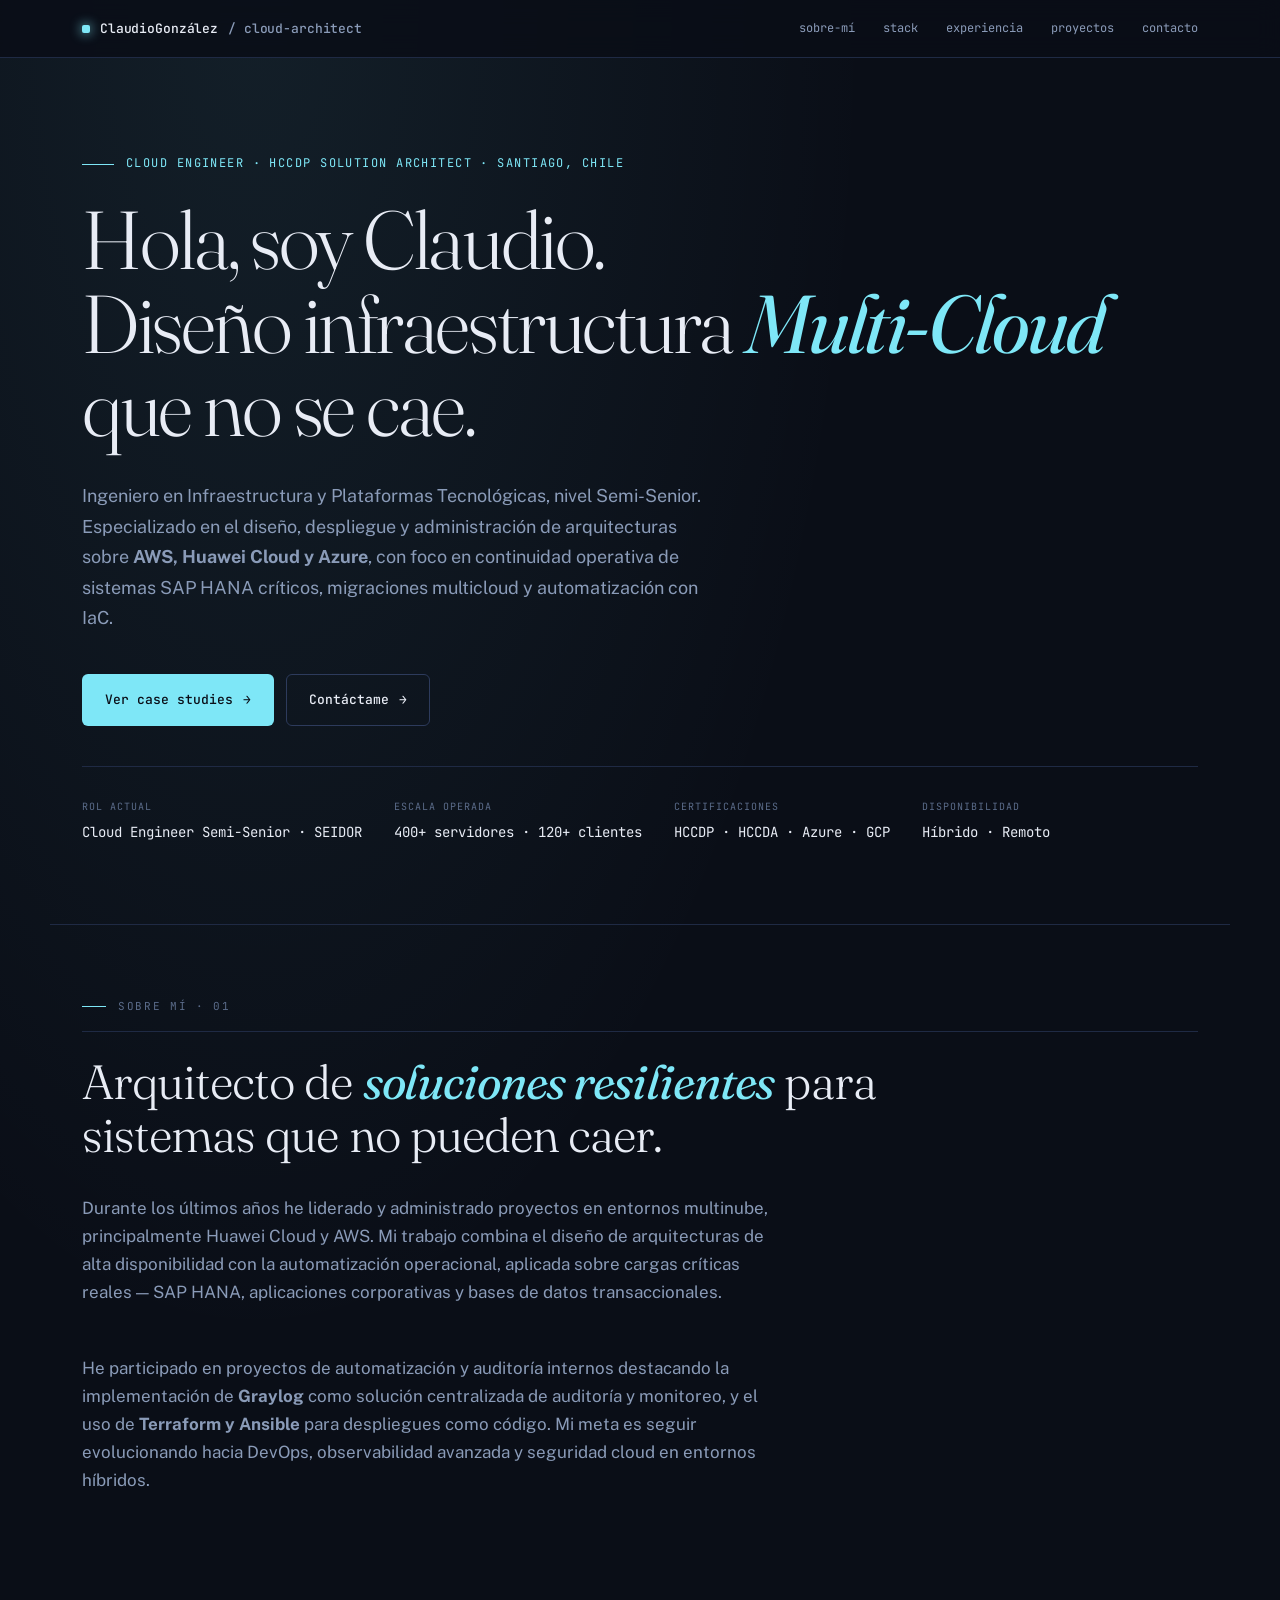
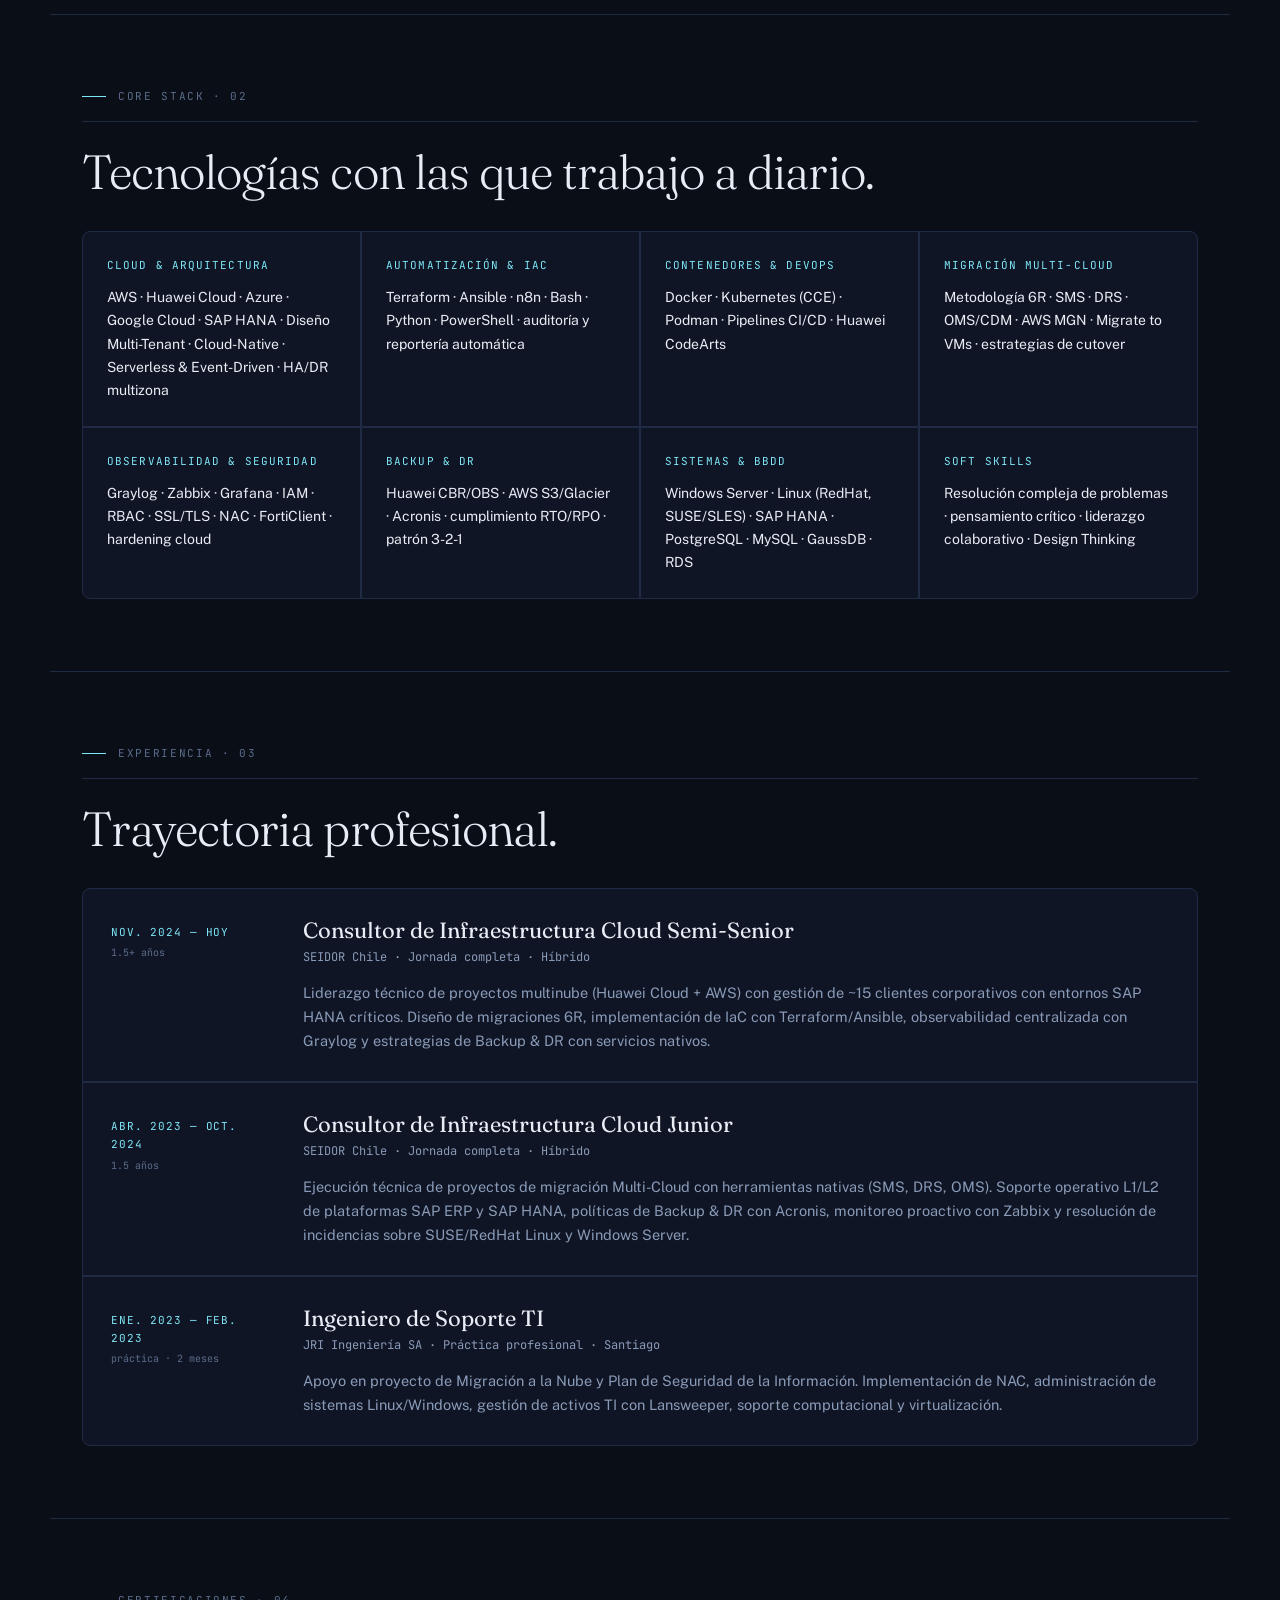
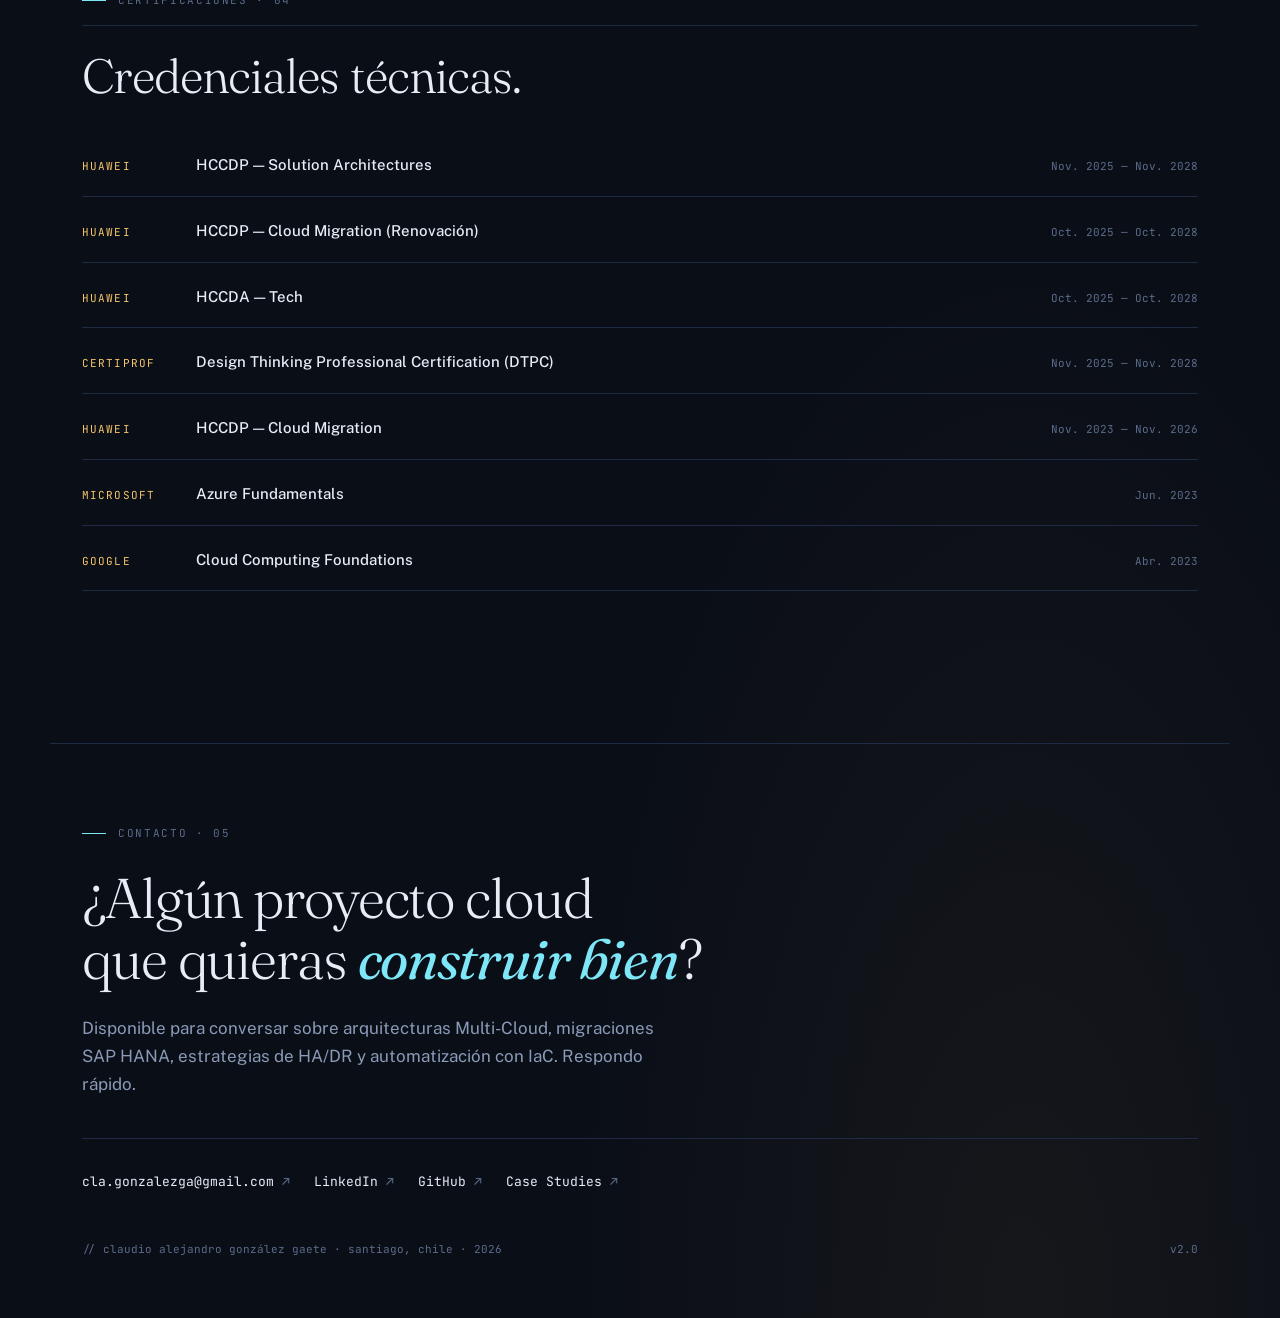
<file: portfolio/index.html>
<!DOCTYPE html>
<html lang="es">
<head>
<meta charset="UTF-8" />
<meta name="viewport" content="width=device-width, initial-scale=1.0" />
<title>Claudio González Gaete · Cloud Architect &amp; Engineer</title>
<meta name="description" content="Portafolio de Claudio González Gaete — Cloud Engineer especializado en arquitecturas Multi-Cloud (Huawei Cloud, AWS, Azure), HA/DR, migraciones SAP HANA e Infrastructure as Code." />
<meta property="og:title" content="Claudio González Gaete · Cloud Architect" />
<meta property="og:description" content="Arquitecturas Multi-Cloud resilientes, auditables y automatizadas." />
<meta property="og:type" content="website" />
<link rel="preconnect" href="https://fonts.googleapis.com">
<link rel="preconnect" href="https://fonts.gstatic.com" crossorigin>
<link href="https://fonts.googleapis.com/css2?family=Fraunces:opsz,wght@9..144,300;9..144,400;9..144,600;9..144,700&family=JetBrains+Mono:wght@400;500;700&family=Public+Sans:wght@300;400;500;600&display=swap" rel="stylesheet">
<link rel="stylesheet" href="styles.css">
</head>
<body>

<!-- ============ NAV ============ -->
<nav class="topnav">
  <div class="topnav-inner">
    <a href="/" class="brand">
      <span class="brand-dot"></span>
      ClaudioGonzález <span>/ cloud-architect</span>
    </a>
    <div class="topnav-links">
      <a href="#about">sobre-mí</a>
      <a href="#stack">stack</a>
      <a href="#experiencia">experiencia</a>
      <a href="case-studies.html">proyectos</a>
      <a href="#contacto">contacto</a>
    </div>
  </div>
</nav>

<!-- ============ HERO ============ -->
<section class="hero">
  <div class="hero-eyebrow">Cloud Engineer · HCCDP Solution Architect · Santiago, Chile</div>
  <h1 class="hero-title">
    Hola, soy Claudio.<br/>
    Diseño infraestructura <em>Multi-Cloud</em><br/>
    que no se cae.
  </h1>
  <p class="hero-desc">
    Ingeniero en Infraestructura y Plataformas Tecnológicas, nivel Semi-Senior.
    Especializado en el diseño, despliegue y administración de arquitecturas sobre
    <strong>AWS, Huawei Cloud y Azure</strong>, con foco en continuidad operativa
    de sistemas SAP HANA críticos, migraciones multicloud y automatización con IaC.
  </p>

  <div class="hero-actions">
    <a href="case-studies.html" class="btn btn-primary">Ver case studies</a>
    <a href="#contacto" class="btn btn-ghost">Contáctame</a>
  </div>

  <div class="hero-meta">
    <div class="hero-meta-item">
      <span class="hero-meta-label">Rol actual</span>
      <span class="hero-meta-value">Cloud Engineer Semi-Senior · SEIDOR</span>
    </div>
    <div class="hero-meta-item">
      <span class="hero-meta-label">Escala operada</span>
      <span class="hero-meta-value">400+ servidores · 120+ clientes</span>
    </div>
    <div class="hero-meta-item">
      <span class="hero-meta-label">Certificaciones</span>
      <span class="hero-meta-value">HCCDP · HCCDA · Azure · GCP</span>
    </div>
    <div class="hero-meta-item">
      <span class="hero-meta-label">Disponibilidad</span>
      <span class="hero-meta-value">Híbrido · Remoto</span>
    </div>
  </div>
</section>

<!-- ============ SOBRE MÍ ============ -->
<section class="section" id="about">
  <div class="section-label">Sobre mí · 01</div>
  <h2 class="section-title">Arquitecto de <em>soluciones resilientes</em> para sistemas que no pueden caer.</h2>
  <p class="section-intro">
    Durante los últimos años he liderado y administrado proyectos en entornos multinube, principalmente
    Huawei Cloud y AWS. Mi trabajo combina el diseño de arquitecturas de alta disponibilidad con la
    automatización operacional, aplicada sobre cargas críticas reales — SAP HANA, aplicaciones
    corporativas y bases de datos transaccionales.
  </p>
  <p class="section-intro">
    He participado en proyectos de automatización y auditoría internos destacando la implementación
    de <strong>Graylog</strong> como solución centralizada de auditoría y monitoreo, y el uso de
    <strong>Terraform y Ansible</strong> para despliegues como código. Mi meta es seguir evolucionando
    hacia DevOps, observabilidad avanzada y seguridad cloud en entornos híbridos.
  </p>
</section>

<!-- ============ STACK ============ -->
<section class="section" id="stack">
  <div class="section-label">Core stack · 02</div>
  <h2 class="section-title">Tecnologías con las que trabajo a diario.</h2>

  <div class="stack-grid">
    <div class="stack-cell">
      <div class="stack-cell-label">Cloud &amp; Arquitectura</div>
      <div class="stack-cell-content">AWS · Huawei Cloud · Azure · Google Cloud · SAP HANA · Diseño Multi-Tenant · Cloud-Native · Serverless &amp; Event-Driven · HA/DR multizona</div>
    </div>
    <div class="stack-cell">
      <div class="stack-cell-label">Automatización &amp; IaC</div>
      <div class="stack-cell-content">Terraform · Ansible · n8n · Bash · Python · PowerShell · auditoría y reportería automática</div>
    </div>
    <div class="stack-cell">
      <div class="stack-cell-label">Contenedores &amp; DevOps</div>
      <div class="stack-cell-content">Docker · Kubernetes (CCE) · Podman · Pipelines CI/CD · Huawei CodeArts</div>
    </div>
    <div class="stack-cell">
      <div class="stack-cell-label">Migración Multi-Cloud</div>
      <div class="stack-cell-content">Metodología 6R · SMS · DRS · OMS/CDM · AWS MGN · Migrate to VMs · estrategias de cutover</div>
    </div>
    <div class="stack-cell">
      <div class="stack-cell-label">Observabilidad &amp; Seguridad</div>
      <div class="stack-cell-content">Graylog · Zabbix · Grafana · IAM · RBAC · SSL/TLS · NAC · FortiClient · hardening cloud</div>
    </div>
    <div class="stack-cell">
      <div class="stack-cell-label">Backup &amp; DR</div>
      <div class="stack-cell-content">Huawei CBR/OBS · AWS S3/Glacier · Acronis · cumplimiento RTO/RPO · patrón 3-2-1</div>
    </div>
    <div class="stack-cell">
      <div class="stack-cell-label">Sistemas &amp; BBDD</div>
      <div class="stack-cell-content">Windows Server · Linux (RedHat, SUSE/SLES) · SAP HANA · PostgreSQL · MySQL · GaussDB · RDS</div>
    </div>
    <div class="stack-cell">
      <div class="stack-cell-label">Soft skills</div>
      <div class="stack-cell-content">Resolución compleja de problemas · pensamiento crítico · liderazgo colaborativo · Design Thinking</div>
    </div>
  </div>
</section>

<!-- ============ EXPERIENCIA ============ -->
<section class="section" id="experiencia">
  <div class="section-label">Experiencia · 03</div>
  <h2 class="section-title">Trayectoria profesional.</h2>

  <div class="exp-grid">
    <div class="exp-item">
      <div class="exp-date">
        Nov. 2024 — Hoy
        <span class="exp-date-sub">1.5+ años</span>
      </div>
      <div>
        <h3 class="exp-role">Consultor de Infraestructura Cloud Semi-Senior</h3>
        <div class="exp-company">SEIDOR Chile · Jornada completa · Híbrido</div>
        <p class="exp-desc">
          Liderazgo técnico de proyectos multinube (Huawei Cloud + AWS) con gestión de ~15
          clientes corporativos con entornos SAP HANA críticos. Diseño de migraciones 6R,
          implementación de IaC con Terraform/Ansible, observabilidad centralizada con
          Graylog y estrategias de Backup &amp; DR con servicios nativos.
        </p>
      </div>
    </div>

    <div class="exp-item">
      <div class="exp-date">
        Abr. 2023 — Oct. 2024
        <span class="exp-date-sub">1.5 años</span>
      </div>
      <div>
        <h3 class="exp-role">Consultor de Infraestructura Cloud Junior</h3>
        <div class="exp-company">SEIDOR Chile · Jornada completa · Híbrido</div>
        <p class="exp-desc">
          Ejecución técnica de proyectos de migración Multi-Cloud con herramientas nativas
          (SMS, DRS, OMS). Soporte operativo L1/L2 de plataformas SAP ERP y SAP HANA,
          políticas de Backup &amp; DR con Acronis, monitoreo proactivo con Zabbix y resolución
          de incidencias sobre SUSE/RedHat Linux y Windows Server.
        </p>
      </div>
    </div>

    <div class="exp-item">
      <div class="exp-date">
        Ene. 2023 — Feb. 2023
        <span class="exp-date-sub">práctica · 2 meses</span>
      </div>
      <div>
        <h3 class="exp-role">Ingeniero de Soporte TI</h3>
        <div class="exp-company">JRI Ingeniería SA · Práctica profesional · Santiago</div>
        <p class="exp-desc">
          Apoyo en proyecto de Migración a la Nube y Plan de Seguridad de la Información.
          Implementación de NAC, administración de sistemas Linux/Windows, gestión de
          activos TI con Lansweeper, soporte computacional y virtualización.
        </p>
      </div>
    </div>
  </div>
</section>

<!-- ============ CERTIFICACIONES ============ -->
<section class="section" id="certificaciones">
  <div class="section-label">Certificaciones · 04</div>
  <h2 class="section-title">Credenciales técnicas.</h2>

  <div class="certs">
    <div class="cert">
      <div class="cert-issuer">Huawei</div>
      <div class="cert-name">HCCDP — Solution Architectures</div>
      <div class="cert-date">Nov. 2025 — Nov. 2028</div>
    </div>
    <div class="cert">
      <div class="cert-issuer">Huawei</div>
      <div class="cert-name">HCCDP — Cloud Migration (Renovación)</div>
      <div class="cert-date">Oct. 2025 — Oct. 2028</div>
    </div>
    <div class="cert">
      <div class="cert-issuer">Huawei</div>
      <div class="cert-name">HCCDA — Tech</div>
      <div class="cert-date">Oct. 2025 — Oct. 2028</div>
    </div>
    <div class="cert">
      <div class="cert-issuer">CertiProf</div>
      <div class="cert-name">Design Thinking Professional Certification (DTPC)</div>
      <div class="cert-date">Nov. 2025 — Nov. 2028</div>
    </div>
    <div class="cert">
      <div class="cert-issuer">Huawei</div>
      <div class="cert-name">HCCDP — Cloud Migration</div>
      <div class="cert-date">Nov. 2023 — Nov. 2026</div>
    </div>
    <div class="cert">
      <div class="cert-issuer">Microsoft</div>
      <div class="cert-name">Azure Fundamentals</div>
      <div class="cert-date">Jun. 2023</div>
    </div>
    <div class="cert">
      <div class="cert-issuer">Google</div>
      <div class="cert-name">Cloud Computing Foundations</div>
      <div class="cert-date">Abr. 2023</div>
    </div>
  </div>
</section>

<!-- ============ FOOTER / CTA ============ -->
<footer class="footer" id="contacto">
  <div class="section-label" style="border-bottom:none; padding-bottom:0;">Contacto · 05</div>
  <h2 class="footer-title">
    ¿Algún proyecto cloud<br/>
    que quieras <em>construir bien</em>?
  </h2>
  <p class="footer-desc">
    Disponible para conversar sobre arquitecturas Multi-Cloud, migraciones SAP HANA,
    estrategias de HA/DR y automatización con IaC. Respondo rápido.
  </p>
  <div class="footer-links">
    <a href="mailto:cla.gonzalezga@gmail.com">cla.gonzalezga@gmail.com</a>
    <a href="https://www.linkedin.com/in/claudio-gonzález-gaete-2ab36b227" target="_blank" rel="noopener">LinkedIn</a>
    <a href="https://github.com/Claudionee" target="_blank" rel="noopener">GitHub</a>
    <a href="case-studies.html">Case Studies</a>
  </div>
  <div class="footer-sig">
    <span>// claudio alejandro gonzález gaete · santiago, chile · 2026</span>
    <span>v2.0</span>
  </div>
</footer>

</body>
</html>
</file>
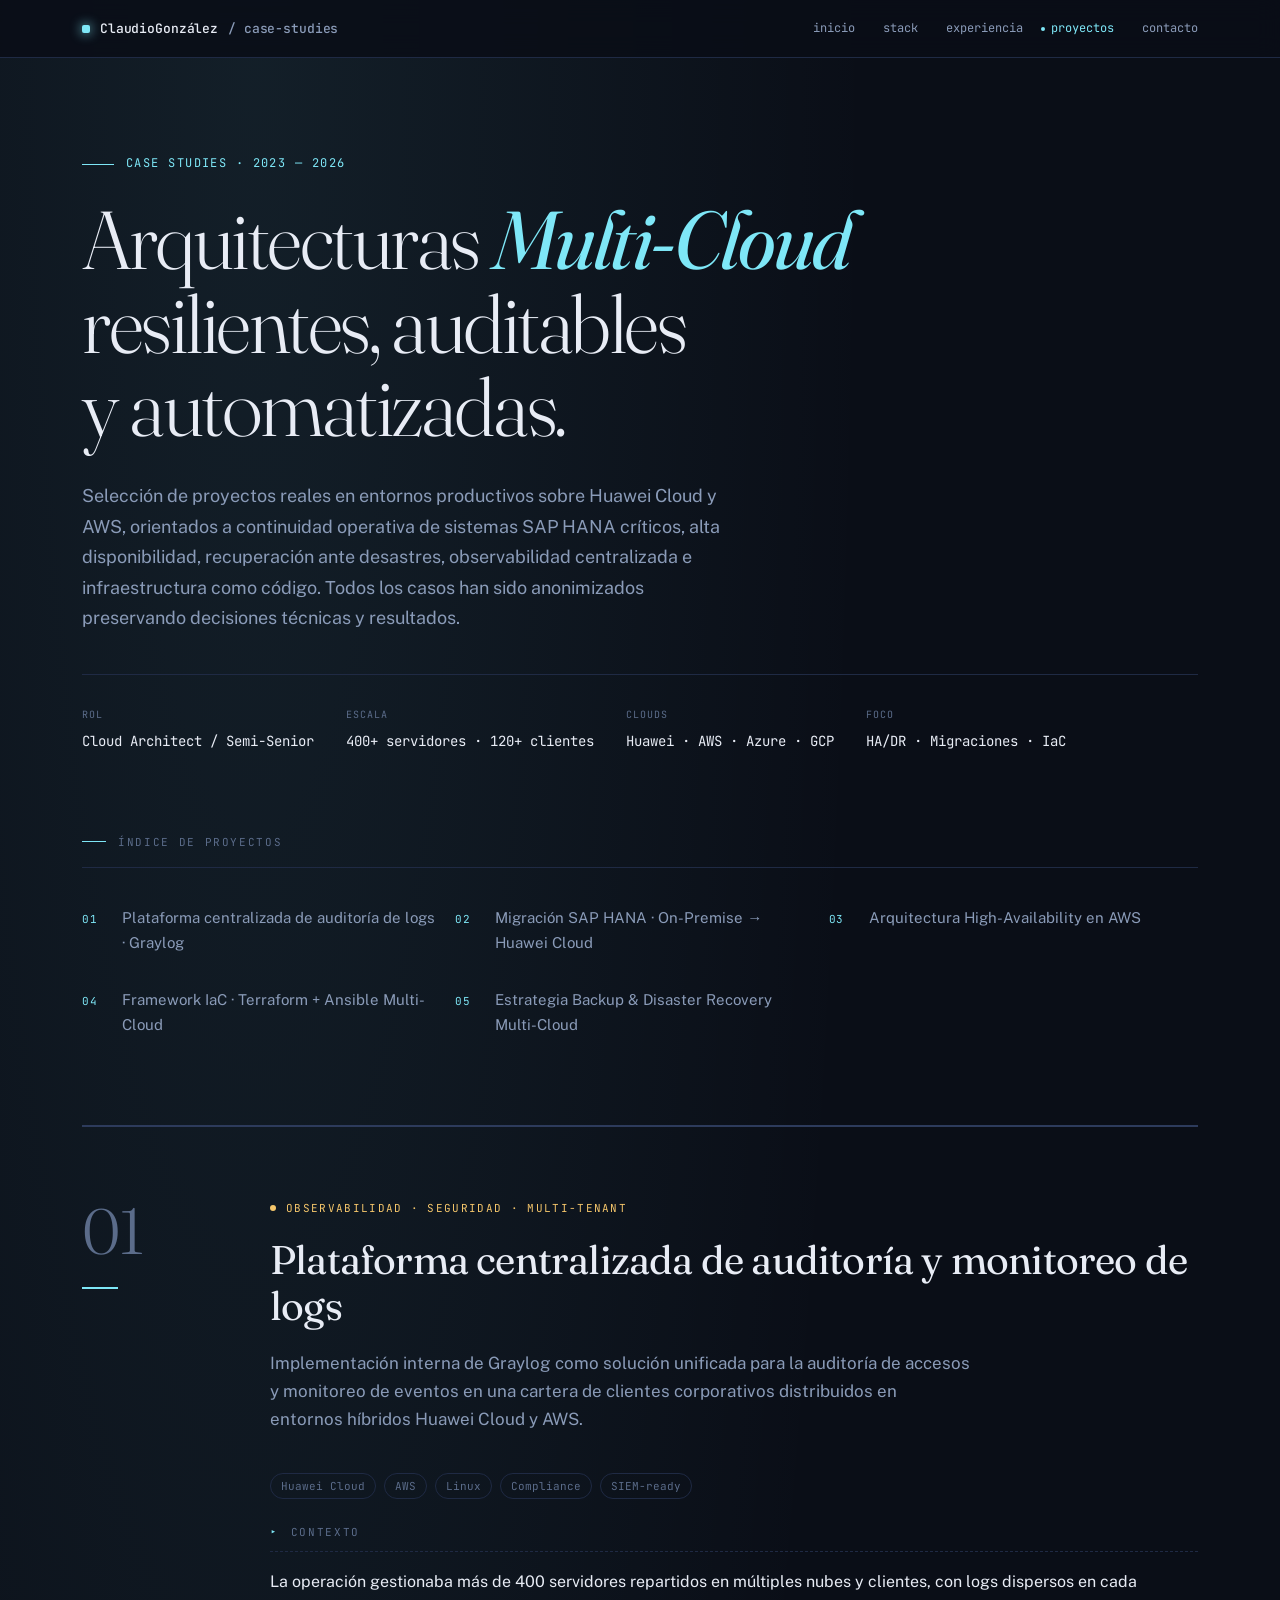
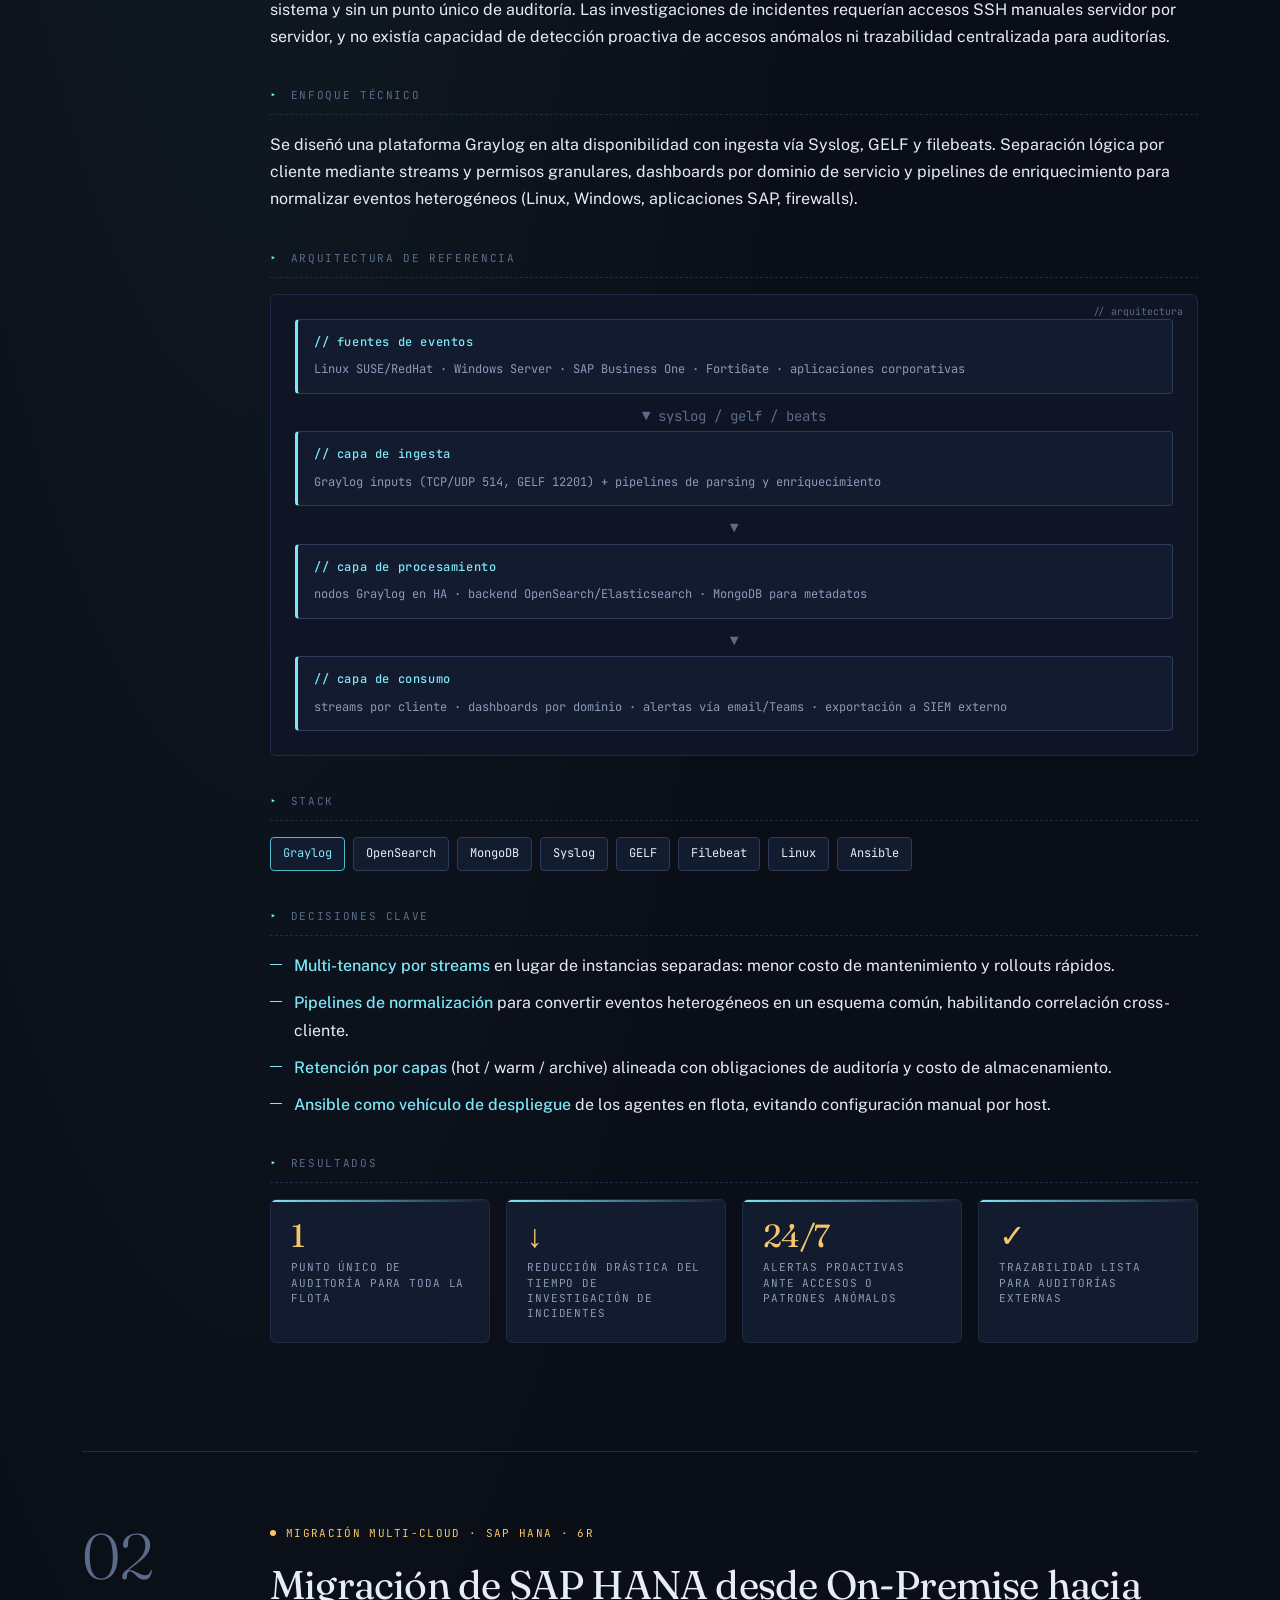
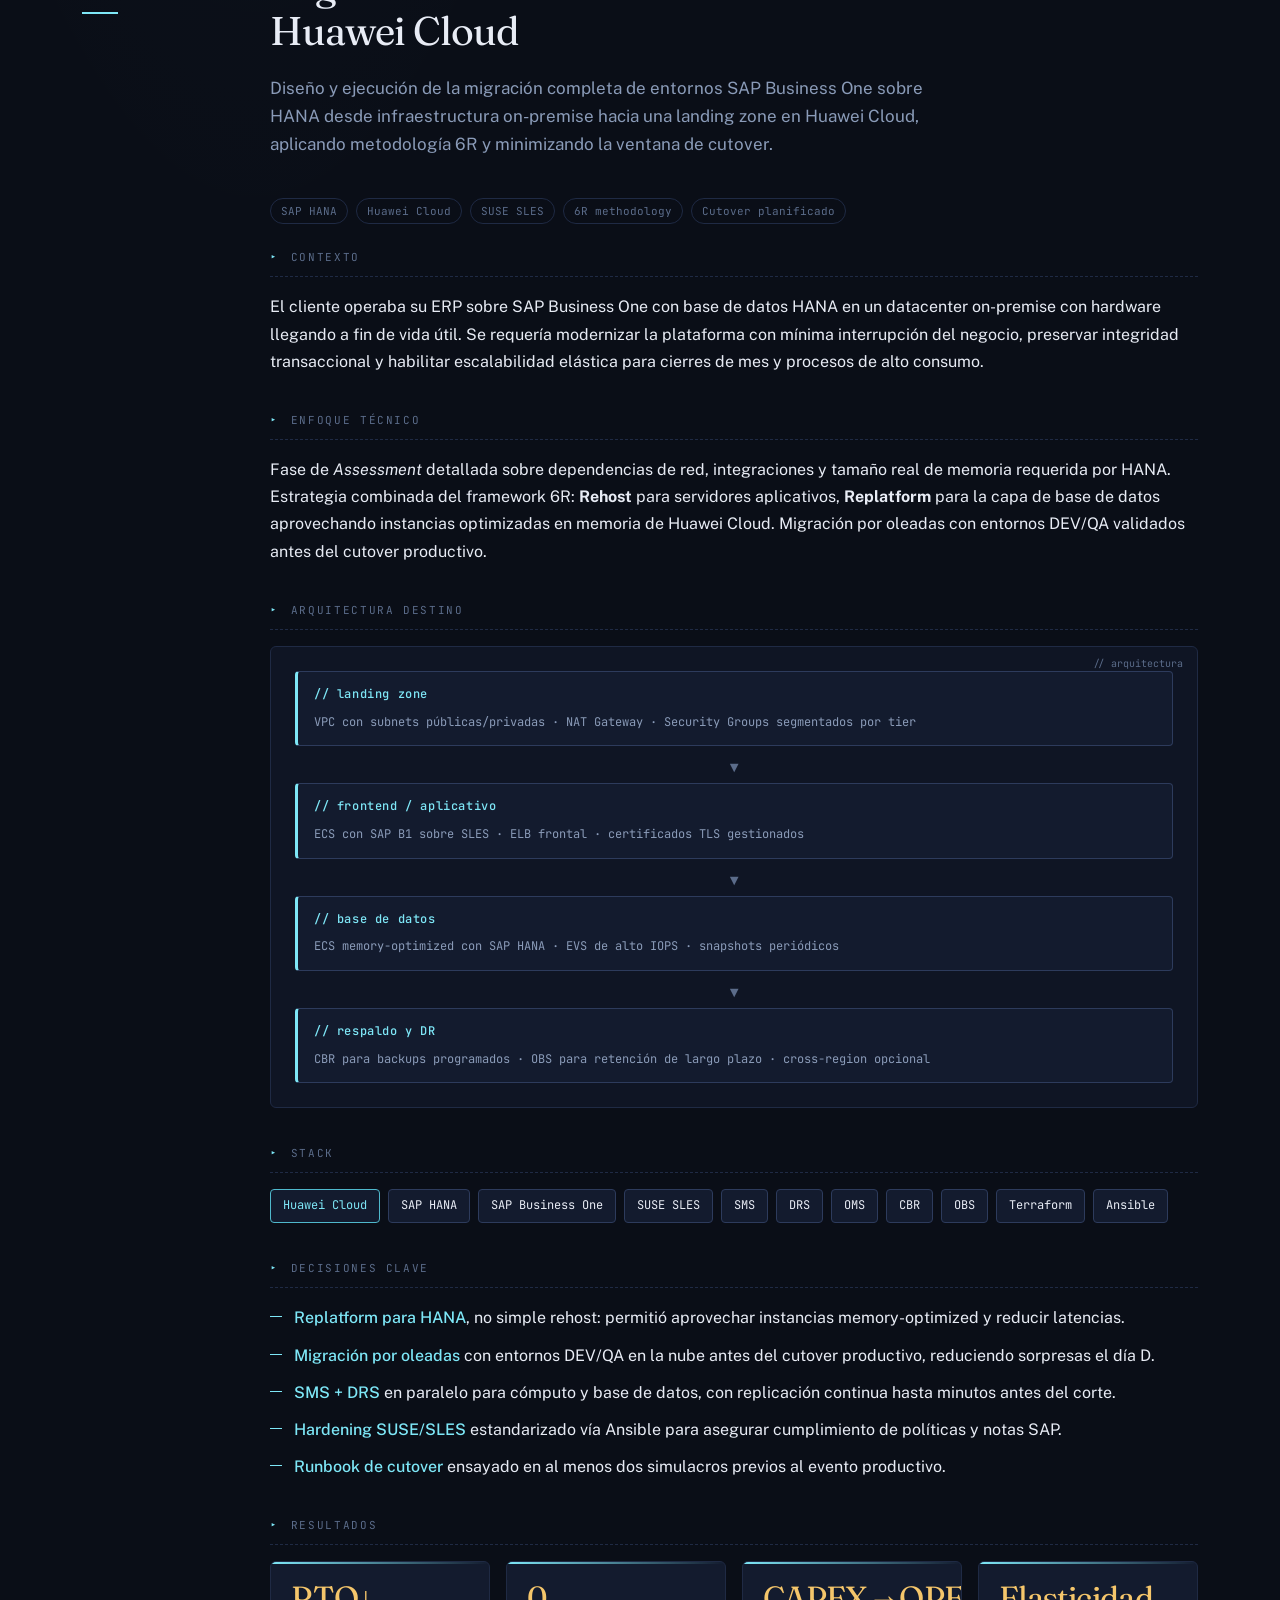
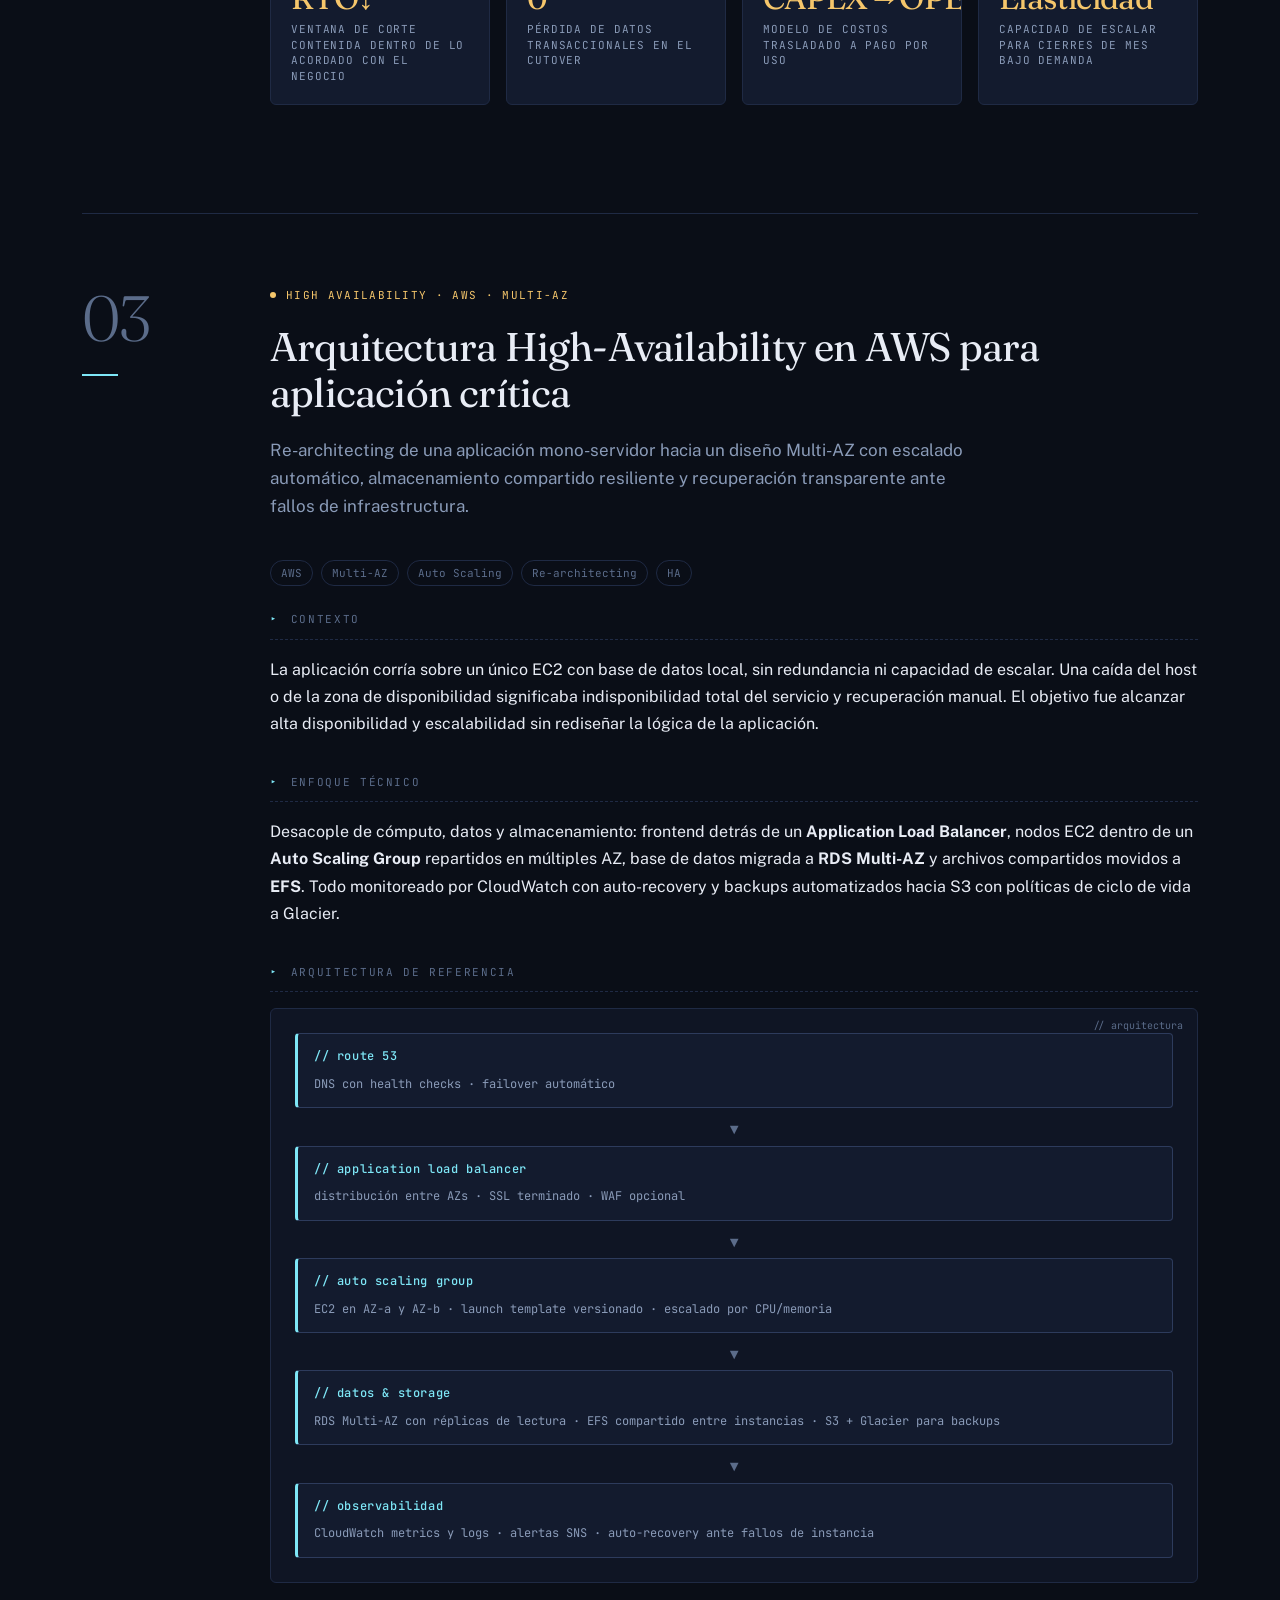
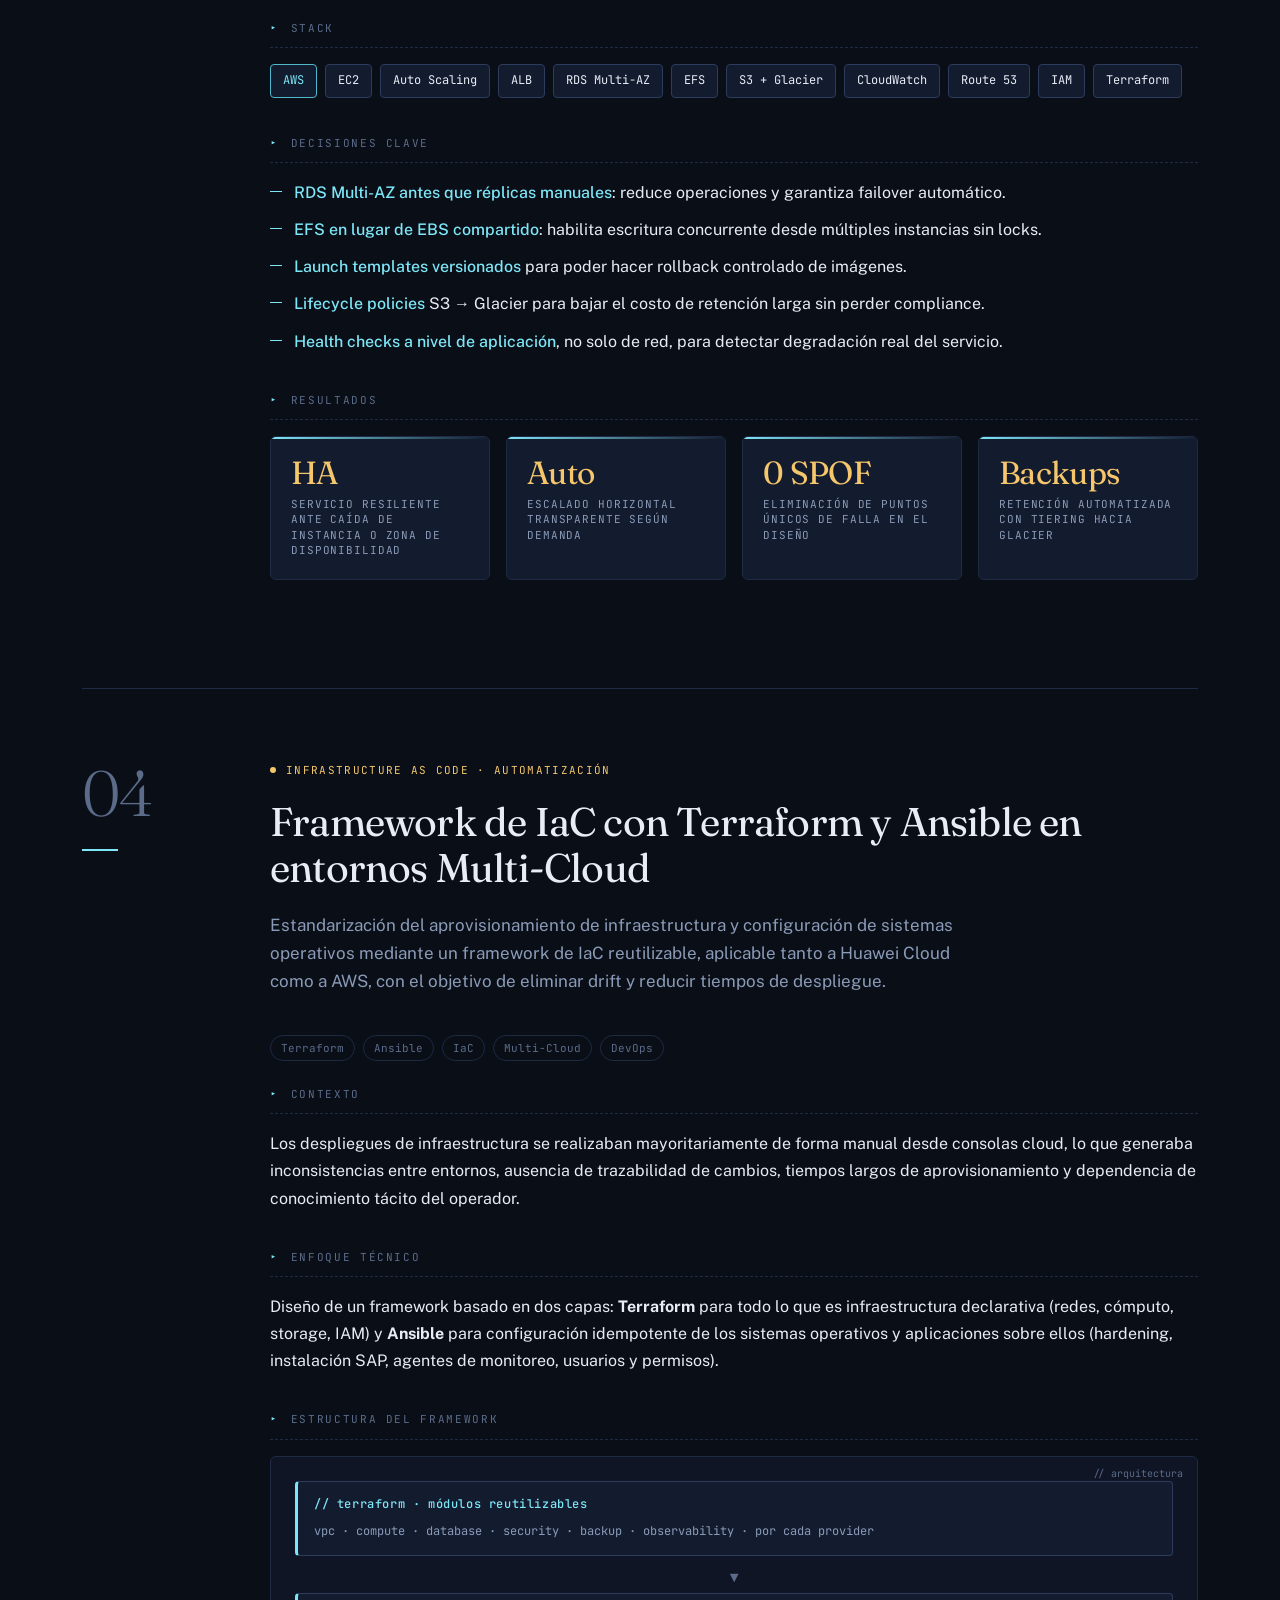
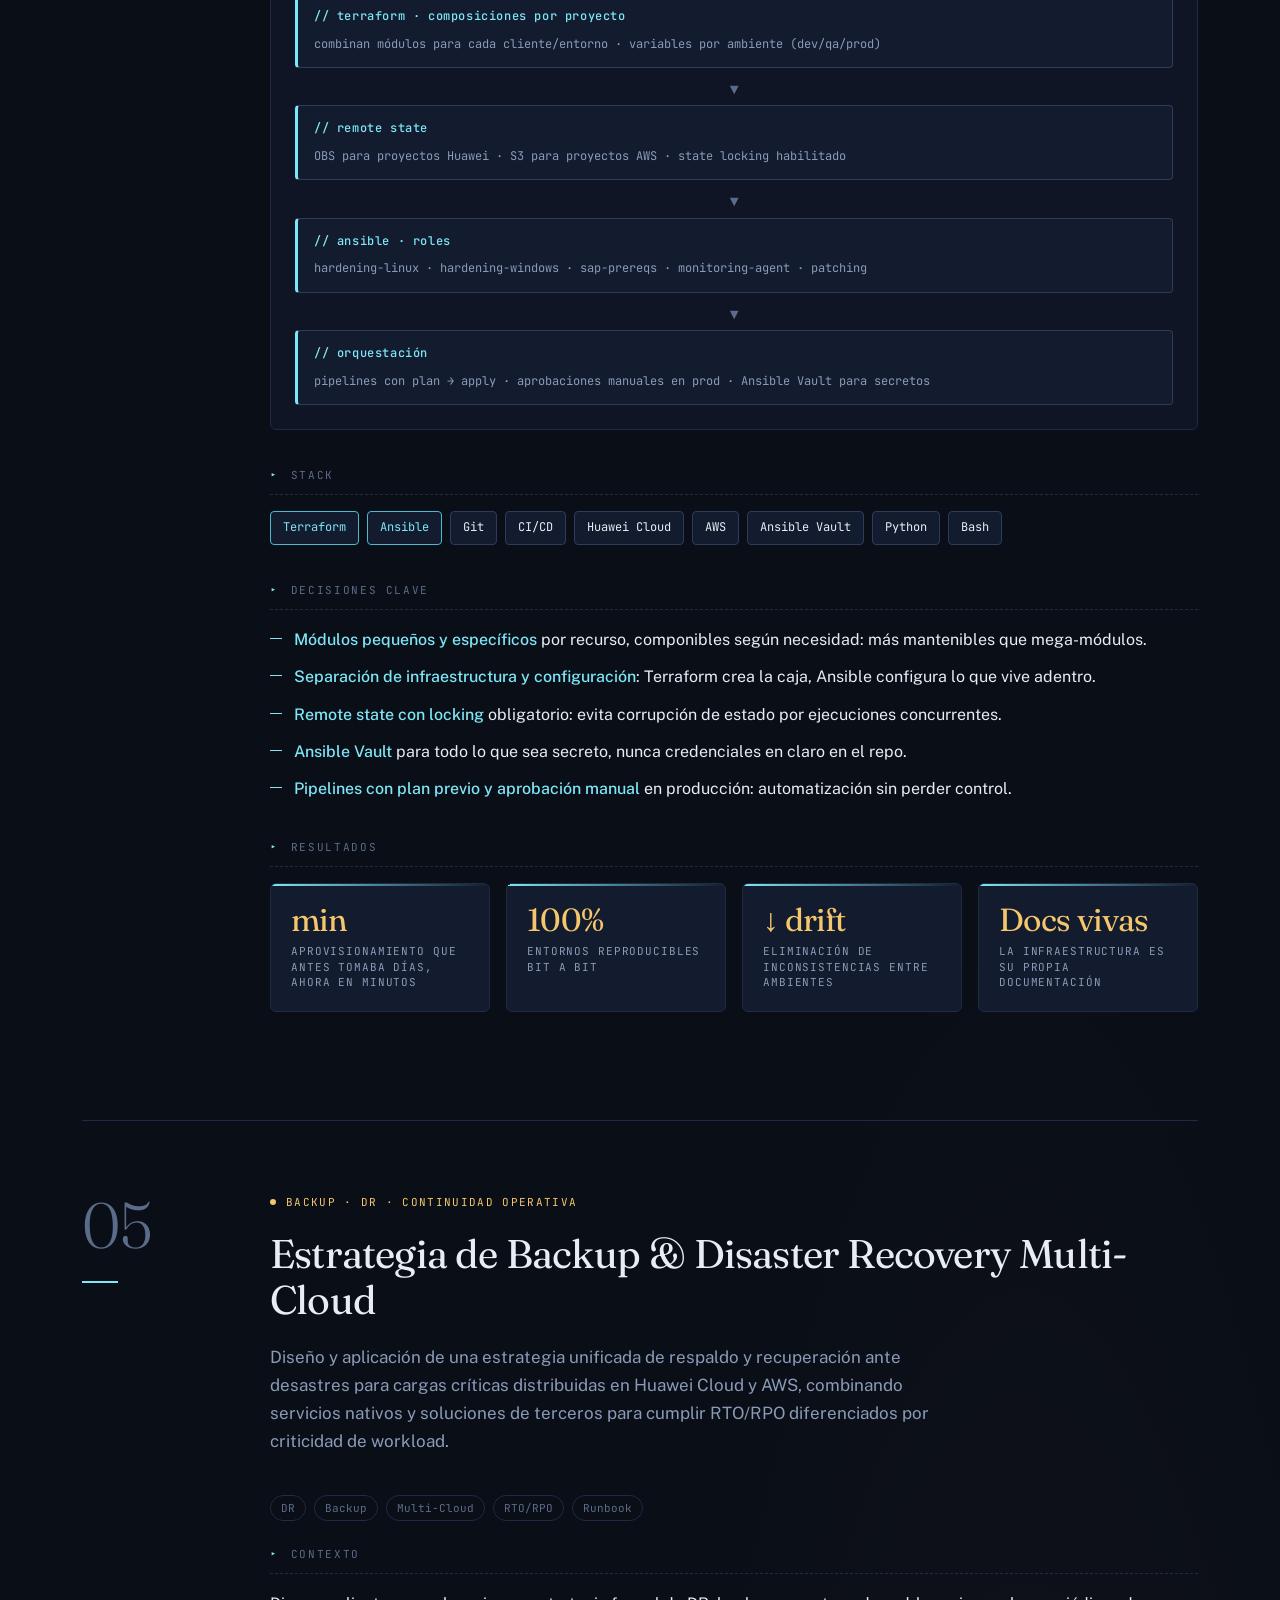
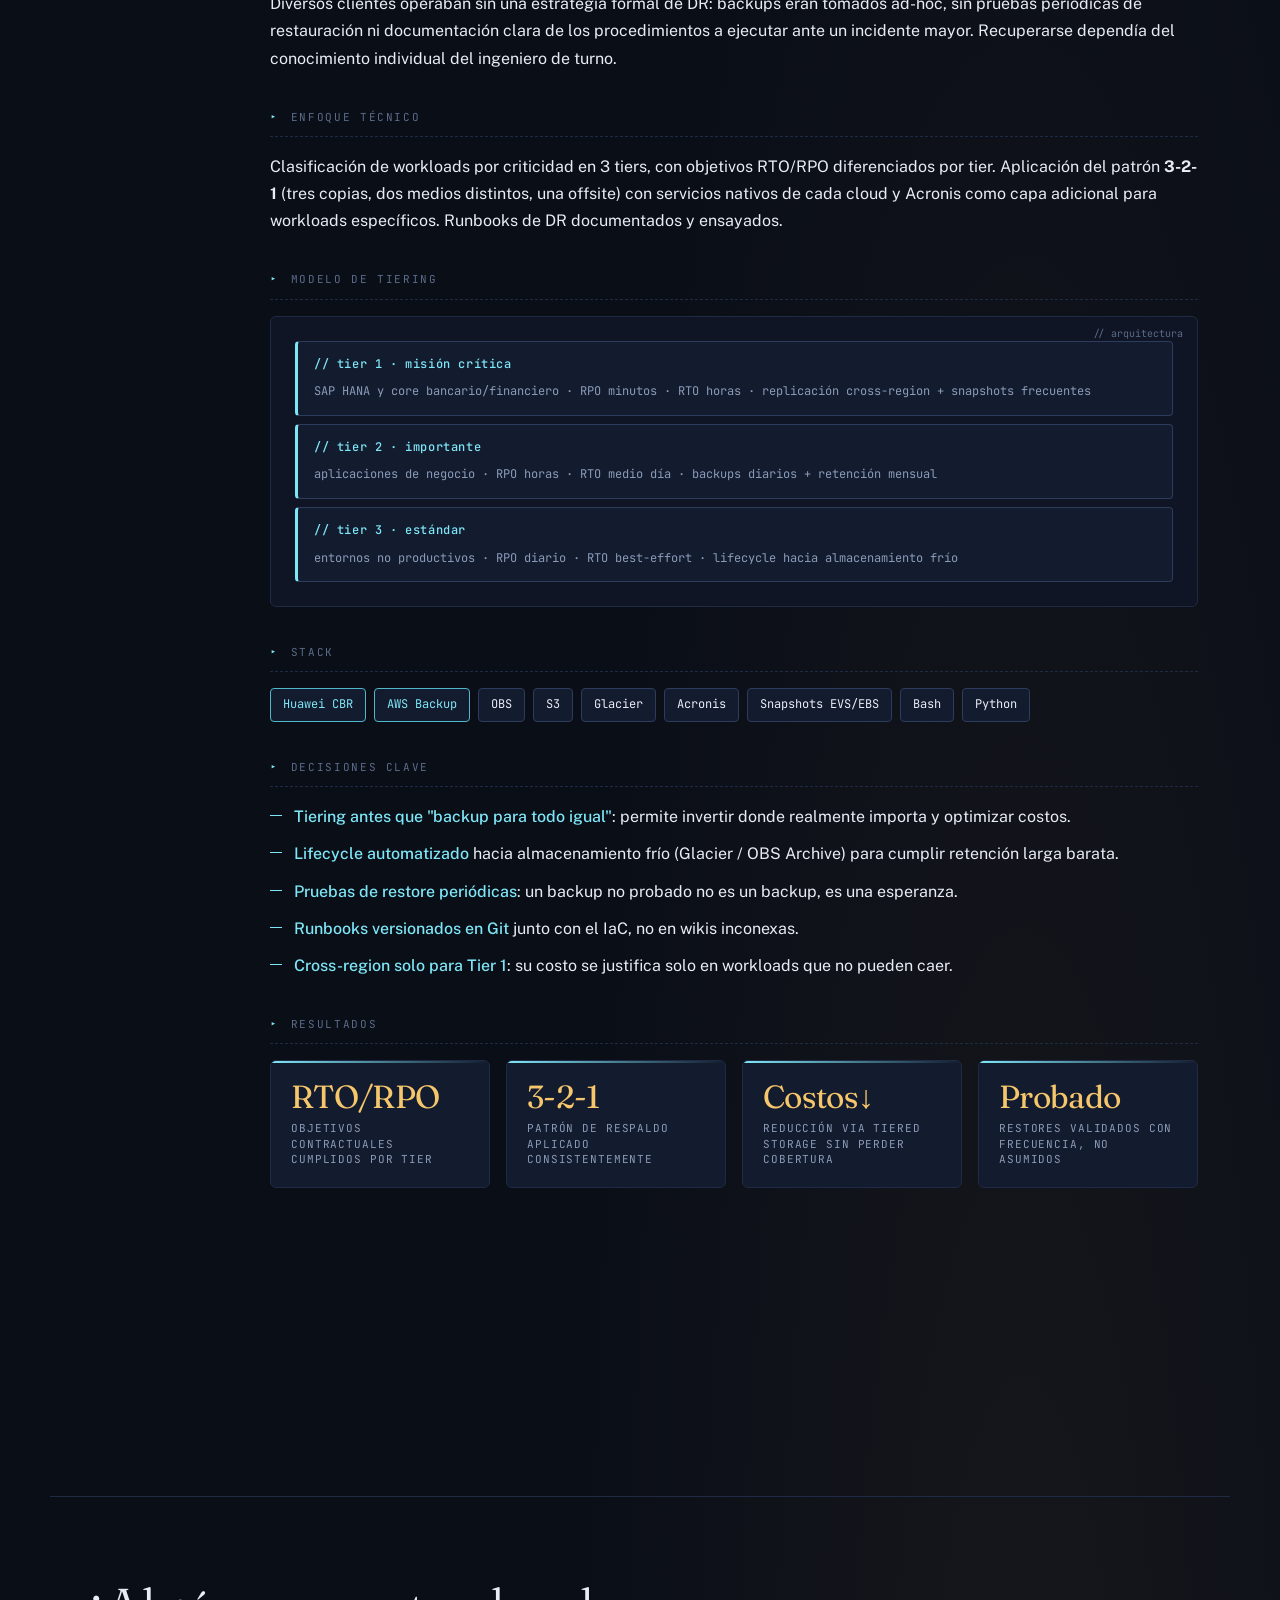
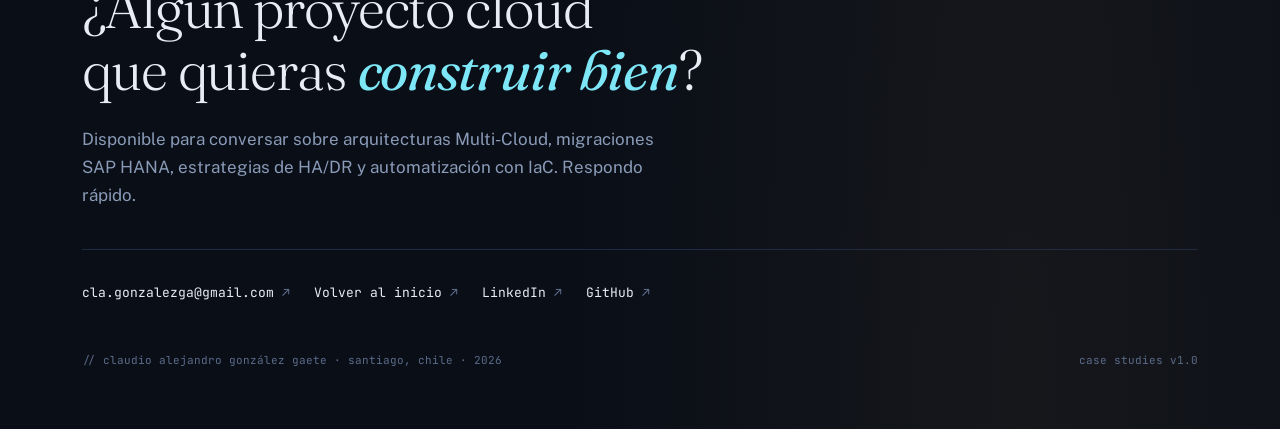
<file: portfolio/case-studies.html>
<!DOCTYPE html>
<html lang="es">
<head>
<meta charset="UTF-8" />
<meta name="viewport" content="width=device-width, initial-scale=1.0" />
<title>Case Studies · Claudio González — Cloud Architect</title>
<meta name="description" content="Case studies reales de arquitectura Multi-Cloud, migraciones SAP HANA, HA/DR e IaC por Claudio González Gaete." />
<link rel="preconnect" href="https://fonts.googleapis.com">
<link rel="preconnect" href="https://fonts.gstatic.com" crossorigin>
<link href="https://fonts.googleapis.com/css2?family=Fraunces:opsz,wght@9..144,300;9..144,400;9..144,600;9..144,700&family=JetBrains+Mono:wght@400;500;700&family=Public+Sans:wght@300;400;500;600&display=swap" rel="stylesheet">
<link rel="stylesheet" href="styles.css">
</head>
<body>

<!-- ============ NAV ============ -->
<nav class="topnav">
  <div class="topnav-inner">
    <a href="index.html" class="brand">
      <span class="brand-dot"></span>
      ClaudioGonzález <span>/ case-studies</span>
    </a>
    <div class="topnav-links">
      <a href="index.html">inicio</a>
      <a href="index.html#stack">stack</a>
      <a href="index.html#experiencia">experiencia</a>
      <a href="case-studies.html" class="active">proyectos</a>
      <a href="#contacto">contacto</a>
    </div>
  </div>
</nav>

<!-- ============ HERO ============ -->
<section class="hero">
  <div class="hero-eyebrow">Case Studies · 2023 — 2026</div>
  <h1 class="hero-title">
    Arquitecturas <em>Multi-Cloud</em><br/>
    resilientes, auditables<br/>
    y automatizadas.
  </h1>
  <p class="hero-desc">
    Selección de proyectos reales en entornos productivos sobre Huawei Cloud y AWS,
    orientados a continuidad operativa de sistemas SAP HANA críticos, alta disponibilidad,
    recuperación ante desastres, observabilidad centralizada e infraestructura como código.
    Todos los casos han sido anonimizados preservando decisiones técnicas y resultados.
  </p>
  <div class="hero-meta">
    <div class="hero-meta-item">
      <span class="hero-meta-label">Rol</span>
      <span class="hero-meta-value">Cloud Architect / Semi-Senior</span>
    </div>
    <div class="hero-meta-item">
      <span class="hero-meta-label">Escala</span>
      <span class="hero-meta-value">400+ servidores · 120+ clientes</span>
    </div>
    <div class="hero-meta-item">
      <span class="hero-meta-label">Clouds</span>
      <span class="hero-meta-value">Huawei · AWS · Azure · GCP</span>
    </div>
    <div class="hero-meta-item">
      <span class="hero-meta-label">Foco</span>
      <span class="hero-meta-value">HA/DR · Migraciones · IaC</span>
    </div>
  </div>
</section>

<!-- ============ TOC ============ -->
<section class="section" style="padding-top: 0; border-top: none;">
  <div class="section-label">Índice de proyectos</div>
  <ul class="toc-list">
    <li class="toc-item"><a href="#case-01"><span class="toc-num">01</span><span class="toc-text">Plataforma centralizada de auditoría de logs · Graylog</span></a></li>
    <li class="toc-item"><a href="#case-02"><span class="toc-num">02</span><span class="toc-text">Migración SAP HANA · On-Premise → Huawei Cloud</span></a></li>
    <li class="toc-item"><a href="#case-03"><span class="toc-num">03</span><span class="toc-text">Arquitectura High-Availability en AWS</span></a></li>
    <li class="toc-item"><a href="#case-04"><span class="toc-num">04</span><span class="toc-text">Framework IaC · Terraform + Ansible Multi-Cloud</span></a></li>
    <li class="toc-item"><a href="#case-05"><span class="toc-num">05</span><span class="toc-text">Estrategia Backup &amp; Disaster Recovery Multi-Cloud</span></a></li>
  </ul>
</section>

<!-- ============ CASE STUDIES ============ -->
<section style="max-width: var(--max-w); margin: 0 auto; padding: 0 32px 120px;">

  <!-- ===== CASE 01 ===== -->
  <article class="case" id="case-01">
    <div class="case-number">01</div>
    <div class="case-body">
      <div class="case-eyebrow"><span></span>Observabilidad · Seguridad · Multi-Tenant</div>
      <h2 class="case-title">Plataforma centralizada de auditoría y monitoreo de logs</h2>
      <p class="case-subtitle">
        Implementación interna de Graylog como solución unificada para la auditoría de accesos
        y monitoreo de eventos en una cartera de clientes corporativos distribuidos en entornos
        híbridos Huawei Cloud y AWS.
      </p>

      <div class="case-tags">
        <span class="tag">Huawei Cloud</span>
        <span class="tag">AWS</span>
        <span class="tag">Linux</span>
        <span class="tag">Compliance</span>
        <span class="tag">SIEM-ready</span>
      </div>

      <div class="case-block">
        <div class="case-block-label">Contexto</div>
        <p>
          La operación gestionaba más de 400 servidores repartidos en múltiples nubes y clientes,
          con logs dispersos en cada sistema y sin un punto único de auditoría. Las investigaciones
          de incidentes requerían accesos SSH manuales servidor por servidor, y no existía capacidad
          de detección proactiva de accesos anómalos ni trazabilidad centralizada para auditorías.
        </p>
      </div>

      <div class="case-block">
        <div class="case-block-label">Enfoque técnico</div>
        <p>
          Se diseñó una plataforma Graylog en alta disponibilidad con ingesta vía Syslog, GELF y
          filebeats. Separación lógica por cliente mediante streams y permisos granulares,
          dashboards por dominio de servicio y pipelines de enriquecimiento para normalizar eventos
          heterogéneos (Linux, Windows, aplicaciones SAP, firewalls).
        </p>
      </div>

      <div class="case-block">
        <div class="case-block-label">Arquitectura de referencia</div>
        <div class="arch">
          <div class="arch-layer"><strong>// fuentes de eventos</strong><small>Linux SUSE/RedHat · Windows Server · SAP Business One · FortiGate · aplicaciones corporativas</small></div>
          <div class="arch-arrow">▼ syslog / gelf / beats</div>
          <div class="arch-layer"><strong>// capa de ingesta</strong><small>Graylog inputs (TCP/UDP 514, GELF 12201) + pipelines de parsing y enriquecimiento</small></div>
          <div class="arch-arrow">▼</div>
          <div class="arch-layer"><strong>// capa de procesamiento</strong><small>nodos Graylog en HA · backend OpenSearch/Elasticsearch · MongoDB para metadatos</small></div>
          <div class="arch-arrow">▼</div>
          <div class="arch-layer"><strong>// capa de consumo</strong><small>streams por cliente · dashboards por dominio · alertas vía email/Teams · exportación a SIEM externo</small></div>
        </div>
      </div>

      <div class="case-block">
        <div class="case-block-label">Stack</div>
        <div class="stack">
          <span class="chip accent">Graylog</span>
          <span class="chip">OpenSearch</span>
          <span class="chip">MongoDB</span>
          <span class="chip">Syslog</span>
          <span class="chip">GELF</span>
          <span class="chip">Filebeat</span>
          <span class="chip">Linux</span>
          <span class="chip">Ansible</span>
        </div>
      </div>

      <div class="case-block">
        <div class="case-block-label">Decisiones clave</div>
        <ul class="bullets">
          <li><strong>Multi-tenancy por streams</strong> en lugar de instancias separadas: menor costo de mantenimiento y rollouts rápidos.</li>
          <li><strong>Pipelines de normalización</strong> para convertir eventos heterogéneos en un esquema común, habilitando correlación cross-cliente.</li>
          <li><strong>Retención por capas</strong> (hot / warm / archive) alineada con obligaciones de auditoría y costo de almacenamiento.</li>
          <li><strong>Ansible como vehículo de despliegue</strong> de los agentes en flota, evitando configuración manual por host.</li>
        </ul>
      </div>

      <div class="case-block">
        <div class="case-block-label">Resultados</div>
        <div class="results">
          <div class="result"><div class="result-value">1</div><div class="result-label">Punto único de auditoría para toda la flota</div></div>
          <div class="result"><div class="result-value">↓</div><div class="result-label">Reducción drástica del tiempo de investigación de incidentes</div></div>
          <div class="result"><div class="result-value">24/7</div><div class="result-label">Alertas proactivas ante accesos o patrones anómalos</div></div>
          <div class="result"><div class="result-value">✓</div><div class="result-label">Trazabilidad lista para auditorías externas</div></div>
        </div>
      </div>
    </div>
  </article>

  <!-- ===== CASE 02 ===== -->
  <article class="case" id="case-02">
    <div class="case-number">02</div>
    <div class="case-body">
      <div class="case-eyebrow"><span></span>Migración Multi-Cloud · SAP HANA · 6R</div>
      <h2 class="case-title">Migración de SAP HANA desde On-Premise hacia Huawei Cloud</h2>
      <p class="case-subtitle">
        Diseño y ejecución de la migración completa de entornos SAP Business One sobre HANA
        desde infraestructura on-premise hacia una landing zone en Huawei Cloud, aplicando
        metodología 6R y minimizando la ventana de cutover.
      </p>

      <div class="case-tags">
        <span class="tag">SAP HANA</span>
        <span class="tag">Huawei Cloud</span>
        <span class="tag">SUSE SLES</span>
        <span class="tag">6R methodology</span>
        <span class="tag">Cutover planificado</span>
      </div>

      <div class="case-block">
        <div class="case-block-label">Contexto</div>
        <p>
          El cliente operaba su ERP sobre SAP Business One con base de datos HANA en un datacenter
          on-premise con hardware llegando a fin de vida útil. Se requería modernizar la plataforma
          con mínima interrupción del negocio, preservar integridad transaccional y habilitar
          escalabilidad elástica para cierres de mes y procesos de alto consumo.
        </p>
      </div>

      <div class="case-block">
        <div class="case-block-label">Enfoque técnico</div>
        <p>
          Fase de <em>Assessment</em> detallada sobre dependencias de red, integraciones y tamaño
          real de memoria requerida por HANA. Estrategia combinada del framework 6R:
          <strong>Rehost</strong> para servidores aplicativos, <strong>Replatform</strong> para la
          capa de base de datos aprovechando instancias optimizadas en memoria de Huawei Cloud.
          Migración por oleadas con entornos DEV/QA validados antes del cutover productivo.
        </p>
      </div>

      <div class="case-block">
        <div class="case-block-label">Arquitectura destino</div>
        <div class="arch">
          <div class="arch-layer"><strong>// landing zone</strong><small>VPC con subnets públicas/privadas · NAT Gateway · Security Groups segmentados por tier</small></div>
          <div class="arch-arrow">▼</div>
          <div class="arch-layer"><strong>// frontend / aplicativo</strong><small>ECS con SAP B1 sobre SLES · ELB frontal · certificados TLS gestionados</small></div>
          <div class="arch-arrow">▼</div>
          <div class="arch-layer"><strong>// base de datos</strong><small>ECS memory-optimized con SAP HANA · EVS de alto IOPS · snapshots periódicos</small></div>
          <div class="arch-arrow">▼</div>
          <div class="arch-layer"><strong>// respaldo y DR</strong><small>CBR para backups programados · OBS para retención de largo plazo · cross-region opcional</small></div>
        </div>
      </div>

      <div class="case-block">
        <div class="case-block-label">Stack</div>
        <div class="stack">
          <span class="chip accent">Huawei Cloud</span>
          <span class="chip">SAP HANA</span>
          <span class="chip">SAP Business One</span>
          <span class="chip">SUSE SLES</span>
          <span class="chip">SMS</span>
          <span class="chip">DRS</span>
          <span class="chip">OMS</span>
          <span class="chip">CBR</span>
          <span class="chip">OBS</span>
          <span class="chip">Terraform</span>
          <span class="chip">Ansible</span>
        </div>
      </div>

      <div class="case-block">
        <div class="case-block-label">Decisiones clave</div>
        <ul class="bullets">
          <li><strong>Replatform para HANA</strong>, no simple rehost: permitió aprovechar instancias memory-optimized y reducir latencias.</li>
          <li><strong>Migración por oleadas</strong> con entornos DEV/QA en la nube antes del cutover productivo, reduciendo sorpresas el día D.</li>
          <li><strong>SMS + DRS</strong> en paralelo para cómputo y base de datos, con replicación continua hasta minutos antes del corte.</li>
          <li><strong>Hardening SUSE/SLES</strong> estandarizado vía Ansible para asegurar cumplimiento de políticas y notas SAP.</li>
          <li><strong>Runbook de cutover</strong> ensayado en al menos dos simulacros previos al evento productivo.</li>
        </ul>
      </div>

      <div class="case-block">
        <div class="case-block-label">Resultados</div>
        <div class="results">
          <div class="result"><div class="result-value">RTO↓</div><div class="result-label">Ventana de corte contenida dentro de lo acordado con el negocio</div></div>
          <div class="result"><div class="result-value">0</div><div class="result-label">Pérdida de datos transaccionales en el cutover</div></div>
          <div class="result"><div class="result-value">CAPEX→OPEX</div><div class="result-label">Modelo de costos trasladado a pago por uso</div></div>
          <div class="result"><div class="result-value">Elasticidad</div><div class="result-label">Capacidad de escalar para cierres de mes bajo demanda</div></div>
        </div>
      </div>
    </div>
  </article>

  <!-- ===== CASE 03 ===== -->
  <article class="case" id="case-03">
    <div class="case-number">03</div>
    <div class="case-body">
      <div class="case-eyebrow"><span></span>High Availability · AWS · Multi-AZ</div>
      <h2 class="case-title">Arquitectura High-Availability en AWS para aplicación crítica</h2>
      <p class="case-subtitle">
        Re-architecting de una aplicación mono-servidor hacia un diseño Multi-AZ con escalado
        automático, almacenamiento compartido resiliente y recuperación transparente ante
        fallos de infraestructura.
      </p>

      <div class="case-tags">
        <span class="tag">AWS</span>
        <span class="tag">Multi-AZ</span>
        <span class="tag">Auto Scaling</span>
        <span class="tag">Re-architecting</span>
        <span class="tag">HA</span>
      </div>

      <div class="case-block">
        <div class="case-block-label">Contexto</div>
        <p>
          La aplicación corría sobre un único EC2 con base de datos local, sin redundancia
          ni capacidad de escalar. Una caída del host o de la zona de disponibilidad significaba
          indisponibilidad total del servicio y recuperación manual. El objetivo fue alcanzar
          alta disponibilidad y escalabilidad sin rediseñar la lógica de la aplicación.
        </p>
      </div>

      <div class="case-block">
        <div class="case-block-label">Enfoque técnico</div>
        <p>
          Desacople de cómputo, datos y almacenamiento: frontend detrás de un <strong>Application
          Load Balancer</strong>, nodos EC2 dentro de un <strong>Auto Scaling Group</strong> repartidos
          en múltiples AZ, base de datos migrada a <strong>RDS Multi-AZ</strong> y archivos
          compartidos movidos a <strong>EFS</strong>. Todo monitoreado por CloudWatch con auto-recovery
          y backups automatizados hacia S3 con políticas de ciclo de vida a Glacier.
        </p>
      </div>

      <div class="case-block">
        <div class="case-block-label">Arquitectura de referencia</div>
        <div class="arch">
          <div class="arch-layer"><strong>// route 53</strong><small>DNS con health checks · failover automático</small></div>
          <div class="arch-arrow">▼</div>
          <div class="arch-layer"><strong>// application load balancer</strong><small>distribución entre AZs · SSL terminado · WAF opcional</small></div>
          <div class="arch-arrow">▼</div>
          <div class="arch-layer"><strong>// auto scaling group</strong><small>EC2 en AZ-a y AZ-b · launch template versionado · escalado por CPU/memoria</small></div>
          <div class="arch-arrow">▼</div>
          <div class="arch-layer"><strong>// datos &amp; storage</strong><small>RDS Multi-AZ con réplicas de lectura · EFS compartido entre instancias · S3 + Glacier para backups</small></div>
          <div class="arch-arrow">▼</div>
          <div class="arch-layer"><strong>// observabilidad</strong><small>CloudWatch metrics y logs · alertas SNS · auto-recovery ante fallos de instancia</small></div>
        </div>
      </div>

      <div class="case-block">
        <div class="case-block-label">Stack</div>
        <div class="stack">
          <span class="chip accent">AWS</span>
          <span class="chip">EC2</span>
          <span class="chip">Auto Scaling</span>
          <span class="chip">ALB</span>
          <span class="chip">RDS Multi-AZ</span>
          <span class="chip">EFS</span>
          <span class="chip">S3 + Glacier</span>
          <span class="chip">CloudWatch</span>
          <span class="chip">Route 53</span>
          <span class="chip">IAM</span>
          <span class="chip">Terraform</span>
        </div>
      </div>

      <div class="case-block">
        <div class="case-block-label">Decisiones clave</div>
        <ul class="bullets">
          <li><strong>RDS Multi-AZ antes que réplicas manuales</strong>: reduce operaciones y garantiza failover automático.</li>
          <li><strong>EFS en lugar de EBS compartido</strong>: habilita escritura concurrente desde múltiples instancias sin locks.</li>
          <li><strong>Launch templates versionados</strong> para poder hacer rollback controlado de imágenes.</li>
          <li><strong>Lifecycle policies</strong> S3 → Glacier para bajar el costo de retención larga sin perder compliance.</li>
          <li><strong>Health checks a nivel de aplicación</strong>, no solo de red, para detectar degradación real del servicio.</li>
        </ul>
      </div>

      <div class="case-block">
        <div class="case-block-label">Resultados</div>
        <div class="results">
          <div class="result"><div class="result-value">HA</div><div class="result-label">Servicio resiliente ante caída de instancia o zona de disponibilidad</div></div>
          <div class="result"><div class="result-value">Auto</div><div class="result-label">Escalado horizontal transparente según demanda</div></div>
          <div class="result"><div class="result-value">0 SPOF</div><div class="result-label">Eliminación de puntos únicos de falla en el diseño</div></div>
          <div class="result"><div class="result-value">Backups</div><div class="result-label">Retención automatizada con tiering hacia Glacier</div></div>
        </div>
      </div>
    </div>
  </article>

  <!-- ===== CASE 04 ===== -->
  <article class="case" id="case-04">
    <div class="case-number">04</div>
    <div class="case-body">
      <div class="case-eyebrow"><span></span>Infrastructure as Code · Automatización</div>
      <h2 class="case-title">Framework de IaC con Terraform y Ansible en entornos Multi-Cloud</h2>
      <p class="case-subtitle">
        Estandarización del aprovisionamiento de infraestructura y configuración de sistemas
        operativos mediante un framework de IaC reutilizable, aplicable tanto a Huawei Cloud
        como a AWS, con el objetivo de eliminar drift y reducir tiempos de despliegue.
      </p>

      <div class="case-tags">
        <span class="tag">Terraform</span>
        <span class="tag">Ansible</span>
        <span class="tag">IaC</span>
        <span class="tag">Multi-Cloud</span>
        <span class="tag">DevOps</span>
      </div>

      <div class="case-block">
        <div class="case-block-label">Contexto</div>
        <p>
          Los despliegues de infraestructura se realizaban mayoritariamente de forma manual desde
          consolas cloud, lo que generaba inconsistencias entre entornos, ausencia de trazabilidad
          de cambios, tiempos largos de aprovisionamiento y dependencia de conocimiento tácito
          del operador.
        </p>
      </div>

      <div class="case-block">
        <div class="case-block-label">Enfoque técnico</div>
        <p>
          Diseño de un framework basado en dos capas: <strong>Terraform</strong> para todo lo que
          es infraestructura declarativa (redes, cómputo, storage, IAM) y <strong>Ansible</strong>
          para configuración idempotente de los sistemas operativos y aplicaciones sobre ellos
          (hardening, instalación SAP, agentes de monitoreo, usuarios y permisos).
        </p>
      </div>

      <div class="case-block">
        <div class="case-block-label">Estructura del framework</div>
        <div class="arch">
          <div class="arch-layer"><strong>// terraform · módulos reutilizables</strong><small>vpc · compute · database · security · backup · observability · por cada provider</small></div>
          <div class="arch-arrow">▼</div>
          <div class="arch-layer"><strong>// terraform · composiciones por proyecto</strong><small>combinan módulos para cada cliente/entorno · variables por ambiente (dev/qa/prod)</small></div>
          <div class="arch-arrow">▼</div>
          <div class="arch-layer"><strong>// remote state</strong><small>OBS para proyectos Huawei · S3 para proyectos AWS · state locking habilitado</small></div>
          <div class="arch-arrow">▼</div>
          <div class="arch-layer"><strong>// ansible · roles</strong><small>hardening-linux · hardening-windows · sap-prereqs · monitoring-agent · patching</small></div>
          <div class="arch-arrow">▼</div>
          <div class="arch-layer"><strong>// orquestación</strong><small>pipelines con plan → apply · aprobaciones manuales en prod · Ansible Vault para secretos</small></div>
        </div>
      </div>

      <div class="case-block">
        <div class="case-block-label">Stack</div>
        <div class="stack">
          <span class="chip accent">Terraform</span>
          <span class="chip accent">Ansible</span>
          <span class="chip">Git</span>
          <span class="chip">CI/CD</span>
          <span class="chip">Huawei Cloud</span>
          <span class="chip">AWS</span>
          <span class="chip">Ansible Vault</span>
          <span class="chip">Python</span>
          <span class="chip">Bash</span>
        </div>
      </div>

      <div class="case-block">
        <div class="case-block-label">Decisiones clave</div>
        <ul class="bullets">
          <li><strong>Módulos pequeños y específicos</strong> por recurso, componibles según necesidad: más mantenibles que mega-módulos.</li>
          <li><strong>Separación de infraestructura y configuración</strong>: Terraform crea la caja, Ansible configura lo que vive adentro.</li>
          <li><strong>Remote state con locking</strong> obligatorio: evita corrupción de estado por ejecuciones concurrentes.</li>
          <li><strong>Ansible Vault</strong> para todo lo que sea secreto, nunca credenciales en claro en el repo.</li>
          <li><strong>Pipelines con plan previo y aprobación manual</strong> en producción: automatización sin perder control.</li>
        </ul>
      </div>

      <div class="case-block">
        <div class="case-block-label">Resultados</div>
        <div class="results">
          <div class="result"><div class="result-value">min</div><div class="result-label">Aprovisionamiento que antes tomaba días, ahora en minutos</div></div>
          <div class="result"><div class="result-value">100%</div><div class="result-label">Entornos reproducibles bit a bit</div></div>
          <div class="result"><div class="result-value">↓ drift</div><div class="result-label">Eliminación de inconsistencias entre ambientes</div></div>
          <div class="result"><div class="result-value">Docs vivas</div><div class="result-label">La infraestructura es su propia documentación</div></div>
        </div>
      </div>
    </div>
  </article>

  <!-- ===== CASE 05 ===== -->
  <article class="case" id="case-05">
    <div class="case-number">05</div>
    <div class="case-body">
      <div class="case-eyebrow"><span></span>Backup · DR · Continuidad Operativa</div>
      <h2 class="case-title">Estrategia de Backup &amp; Disaster Recovery Multi-Cloud</h2>
      <p class="case-subtitle">
        Diseño y aplicación de una estrategia unificada de respaldo y recuperación ante desastres
        para cargas críticas distribuidas en Huawei Cloud y AWS, combinando servicios nativos
        y soluciones de terceros para cumplir RTO/RPO diferenciados por criticidad de workload.
      </p>

      <div class="case-tags">
        <span class="tag">DR</span>
        <span class="tag">Backup</span>
        <span class="tag">Multi-Cloud</span>
        <span class="tag">RTO/RPO</span>
        <span class="tag">Runbook</span>
      </div>

      <div class="case-block">
        <div class="case-block-label">Contexto</div>
        <p>
          Diversos clientes operaban sin una estrategia formal de DR: backups eran tomados
          ad-hoc, sin pruebas periódicas de restauración ni documentación clara de los procedimientos
          a ejecutar ante un incidente mayor. Recuperarse dependía del conocimiento individual
          del ingeniero de turno.
        </p>
      </div>

      <div class="case-block">
        <div class="case-block-label">Enfoque técnico</div>
        <p>
          Clasificación de workloads por criticidad en 3 tiers, con objetivos RTO/RPO diferenciados
          por tier. Aplicación del patrón <strong>3-2-1</strong> (tres copias, dos medios distintos,
          una offsite) con servicios nativos de cada cloud y Acronis como capa adicional para
          workloads específicos. Runbooks de DR documentados y ensayados.
        </p>
      </div>

      <div class="case-block">
        <div class="case-block-label">Modelo de tiering</div>
        <div class="arch">
          <div class="arch-layer"><strong>// tier 1 · misión crítica</strong><small>SAP HANA y core bancario/financiero · RPO minutos · RTO horas · replicación cross-region + snapshots frecuentes</small></div>
          <div class="arch-layer"><strong>// tier 2 · importante</strong><small>aplicaciones de negocio · RPO horas · RTO medio día · backups diarios + retención mensual</small></div>
          <div class="arch-layer"><strong>// tier 3 · estándar</strong><small>entornos no productivos · RPO diario · RTO best-effort · lifecycle hacia almacenamiento frío</small></div>
        </div>
      </div>

      <div class="case-block">
        <div class="case-block-label">Stack</div>
        <div class="stack">
          <span class="chip accent">Huawei CBR</span>
          <span class="chip accent">AWS Backup</span>
          <span class="chip">OBS</span>
          <span class="chip">S3</span>
          <span class="chip">Glacier</span>
          <span class="chip">Acronis</span>
          <span class="chip">Snapshots EVS/EBS</span>
          <span class="chip">Bash</span>
          <span class="chip">Python</span>
        </div>
      </div>

      <div class="case-block">
        <div class="case-block-label">Decisiones clave</div>
        <ul class="bullets">
          <li><strong>Tiering antes que "backup para todo igual"</strong>: permite invertir donde realmente importa y optimizar costos.</li>
          <li><strong>Lifecycle automatizado</strong> hacia almacenamiento frío (Glacier / OBS Archive) para cumplir retención larga barata.</li>
          <li><strong>Pruebas de restore periódicas</strong>: un backup no probado no es un backup, es una esperanza.</li>
          <li><strong>Runbooks versionados en Git</strong> junto con el IaC, no en wikis inconexas.</li>
          <li><strong>Cross-region solo para Tier 1</strong>: su costo se justifica solo en workloads que no pueden caer.</li>
        </ul>
      </div>

      <div class="case-block">
        <div class="case-block-label">Resultados</div>
        <div class="results">
          <div class="result"><div class="result-value">RTO/RPO</div><div class="result-label">Objetivos contractuales cumplidos por tier</div></div>
          <div class="result"><div class="result-value">3-2-1</div><div class="result-label">Patrón de respaldo aplicado consistentemente</div></div>
          <div class="result"><div class="result-value">Costos↓</div><div class="result-label">Reducción via tiered storage sin perder cobertura</div></div>
          <div class="result"><div class="result-value">Probado</div><div class="result-label">Restores validados con frecuencia, no asumidos</div></div>
        </div>
      </div>
    </div>
  </article>

</section>

<!-- ============ FOOTER / CTA ============ -->
<footer class="footer" id="contacto">
  <h2 class="footer-title">
    ¿Algún proyecto cloud<br/>
    que quieras <em>construir bien</em>?
  </h2>
  <p class="footer-desc">
    Disponible para conversar sobre arquitecturas Multi-Cloud, migraciones SAP HANA,
    estrategias de HA/DR y automatización con IaC. Respondo rápido.
  </p>
  <div class="footer-links">
    <a href="mailto:cla.gonzalezga@gmail.com">cla.gonzalezga@gmail.com</a>
    <a href="index.html">Volver al inicio</a>
    <a href="https://www.linkedin.com/in/claudio-gonzález-gaete-2ab36b227" target="_blank" rel="noopener">LinkedIn</a>
    <a href="https://github.com/Claudionee" target="_blank" rel="noopener">GitHub</a>
  </div>
  <div class="footer-sig">
    <span>// claudio alejandro gonzález gaete · santiago, chile · 2026</span>
    <span>case studies v1.0</span>
  </div>
</footer>

</body>
</html>
</file>
<file: portfolio/styles.css>
/* ==============================================================
   Portfolio · Claudio González Gaete
   Shared stylesheet · Dark editorial + technical aesthetic
   ============================================================== */

:root {
  --bg: #0a0e17;
  --bg-elevated: #0f1524;
  --panel: #131b2e;
  --border: #1f2a44;
  --border-strong: #2d3b5c;
  --text: #e8ecf5;
  --text-muted: #8a9bb8;
  --text-dim: #5b6c8a;
  --cyan: #7ee7f7;
  --cyan-dim: #4fb8cc;
  --amber: #f5c66b;
  --amber-dim: #c99947;
  --green: #86e5a5;
  --red: #f08a8a;

  --display: 'Fraunces', Georgia, serif;
  --mono: 'JetBrains Mono', ui-monospace, monospace;
  --body: 'Public Sans', -apple-system, BlinkMacSystemFont, sans-serif;

  --max-w: 1180px;
}

* { box-sizing: border-box; margin: 0; padding: 0; }
html { scroll-behavior: smooth; }
body {
  background: var(--bg);
  color: var(--text);
  font-family: var(--body);
  font-weight: 400;
  line-height: 1.65;
  font-size: 16px;
  -webkit-font-smoothing: antialiased;
  overflow-x: hidden;
  background-image:
    radial-gradient(ellipse 80% 50% at 20% 0%, rgba(126, 231, 247, 0.08), transparent 60%),
    radial-gradient(ellipse 60% 40% at 80% 100%, rgba(245, 198, 107, 0.05), transparent 60%);
}
::selection { background: var(--cyan); color: var(--bg); }

/* ============ NAV ============ */
.topnav {
  position: sticky; top: 0; z-index: 100;
  background: rgba(10, 14, 23, 0.85);
  backdrop-filter: blur(12px);
  -webkit-backdrop-filter: blur(12px);
  border-bottom: 1px solid var(--border);
}
.topnav-inner {
  max-width: var(--max-w);
  margin: 0 auto;
  padding: 18px 32px;
  display: flex; align-items: center; justify-content: space-between;
  gap: 24px;
}
.brand {
  font-family: var(--mono);
  font-size: 13px;
  font-weight: 500;
  color: var(--text);
  letter-spacing: -0.01em;
  text-decoration: none;
  display: flex; align-items: center; gap: 10px;
}
.brand-dot { width: 8px; height: 8px; background: var(--cyan); border-radius: 2px; box-shadow: 0 0 12px var(--cyan); }
.brand span { color: var(--text-muted); }
.topnav-links {
  display: flex; gap: 28px;
  font-family: var(--mono);
  font-size: 12px;
}
.topnav-links a {
  color: var(--text-muted);
  text-decoration: none;
  transition: color 0.2s;
  position: relative;
}
.topnav-links a:hover { color: var(--cyan); }
.topnav-links a.active { color: var(--cyan); }
.topnav-links a.active::before {
  content: ''; position: absolute; left: -10px; top: 50%;
  transform: translateY(-50%); width: 4px; height: 4px; border-radius: 50%;
  background: var(--cyan);
}

/* ============ HERO ============ */
.hero {
  max-width: var(--max-w);
  margin: 0 auto;
  padding: 96px 32px 80px;
  position: relative;
}
.hero-eyebrow {
  font-family: var(--mono);
  font-size: 12px;
  color: var(--cyan);
  letter-spacing: 0.12em;
  text-transform: uppercase;
  margin-bottom: 24px;
  display: flex; align-items: center; gap: 12px;
}
.hero-eyebrow::before {
  content: ''; width: 32px; height: 1px; background: var(--cyan);
}
.hero-title {
  font-family: var(--display);
  font-weight: 300;
  font-size: clamp(42px, 7vw, 82px);
  line-height: 1.02;
  letter-spacing: -0.03em;
  margin-bottom: 32px;
  color: var(--text);
}
.hero-title em {
  font-style: italic; font-weight: 400; color: var(--cyan);
}
.hero-desc {
  max-width: 640px;
  font-size: 18px; line-height: 1.7;
  color: var(--text-muted);
  margin-bottom: 40px;
}
.hero-meta {
  display: flex; flex-wrap: wrap; gap: 32px;
  font-family: var(--mono);
  font-size: 12px;
  color: var(--text-dim);
  padding-top: 32px;
  border-top: 1px solid var(--border);
}
.hero-meta-item { display: flex; flex-direction: column; gap: 6px; }
.hero-meta-label { color: var(--text-dim); text-transform: uppercase; letter-spacing: 0.1em; font-size: 10px; }
.hero-meta-value { color: var(--text); font-size: 14px; }

/* ============ CTA BUTTONS ============ */
.hero-actions {
  display: flex; flex-wrap: wrap; gap: 12px;
  margin-top: 8px; margin-bottom: 40px;
}
.btn {
  display: inline-flex; align-items: center; gap: 10px;
  padding: 14px 22px;
  font-family: var(--mono);
  font-size: 13px;
  font-weight: 500;
  text-decoration: none;
  border-radius: 6px;
  transition: all 0.2s ease;
  border: 1px solid transparent;
}
.btn-primary {
  background: var(--cyan);
  color: var(--bg);
}
.btn-primary:hover {
  background: var(--text);
  transform: translateY(-1px);
  box-shadow: 0 6px 20px rgba(126, 231, 247, 0.25);
}
.btn-ghost {
  background: transparent;
  color: var(--text);
  border-color: var(--border-strong);
}
.btn-ghost:hover {
  border-color: var(--cyan);
  color: var(--cyan);
}
.btn::after { content: '→'; transition: transform 0.2s; }
.btn:hover::after { transform: translateX(3px); }

/* ============ SECTION ============ */
.section {
  max-width: var(--max-w);
  margin: 0 auto;
  padding: 72px 32px;
  border-top: 1px solid var(--border);
}
.section-label {
  font-family: var(--mono);
  font-size: 11px;
  text-transform: uppercase;
  letter-spacing: 0.15em;
  color: var(--text-dim);
  margin-bottom: 24px;
  padding-bottom: 16px;
  border-bottom: 1px solid var(--border);
  display: flex; align-items: center; gap: 12px;
}
.section-label::before {
  content: ''; width: 24px; height: 1px; background: var(--cyan);
}
.section-title {
  font-family: var(--display);
  font-weight: 300;
  font-size: clamp(28px, 4.5vw, 48px);
  line-height: 1.1;
  letter-spacing: -0.02em;
  margin-bottom: 32px;
  color: var(--text);
  max-width: 900px;
}
.section-title em { font-style: italic; color: var(--cyan); font-weight: 400; }
.section-intro {
  font-size: 17px;
  color: var(--text-muted);
  max-width: 700px;
  margin-bottom: 48px;
}

/* ============ TOC ============ */
.toc-list {
  list-style: none;
  display: grid;
  grid-template-columns: repeat(auto-fit, minmax(280px, 1fr));
  gap: 4px;
}
.toc-item a {
  display: flex; align-items: baseline; gap: 16px;
  padding: 14px 16px 14px 0;
  color: var(--text-muted);
  text-decoration: none;
  border-bottom: 1px solid transparent;
  transition: all 0.25s ease;
}
.toc-item a:hover {
  color: var(--text);
  border-bottom-color: var(--cyan);
  padding-left: 8px;
}
.toc-num {
  font-family: var(--mono);
  font-size: 11px;
  color: var(--cyan);
  letter-spacing: 0.05em;
  min-width: 24px;
}
.toc-text { font-size: 15px; flex: 1; }

/* ============ STACK GRID ============ */
.stack-grid {
  display: grid;
  grid-template-columns: repeat(auto-fit, minmax(260px, 1fr));
  gap: 2px;
  background: var(--border);
  border: 1px solid var(--border);
  border-radius: 8px;
  overflow: hidden;
}
.stack-cell {
  background: var(--bg-elevated);
  padding: 24px;
  transition: background 0.2s;
}
.stack-cell:hover { background: var(--panel); }
.stack-cell-label {
  font-family: var(--mono);
  font-size: 11px;
  color: var(--cyan);
  text-transform: uppercase;
  letter-spacing: 0.1em;
  margin-bottom: 12px;
}
.stack-cell-content {
  font-size: 14px;
  color: var(--text);
  line-height: 1.65;
}

/* ============ CERTIFICATIONS ============ */
.certs {
  display: grid;
  gap: 4px;
}
.cert {
  display: grid;
  grid-template-columns: auto 1fr auto;
  gap: 24px;
  padding: 18px 0;
  border-bottom: 1px solid var(--border);
  align-items: baseline;
}
.cert-issuer {
  font-family: var(--mono);
  font-size: 11px;
  color: var(--amber);
  text-transform: uppercase;
  letter-spacing: 0.1em;
  min-width: 90px;
}
.cert-name {
  font-size: 15px;
  color: var(--text);
  font-weight: 500;
}
.cert-date {
  font-family: var(--mono);
  font-size: 11px;
  color: var(--text-dim);
  white-space: nowrap;
}

/* ============ EXPERIENCE ============ */
.exp-grid {
  display: grid; gap: 2px;
  background: var(--border);
  border: 1px solid var(--border);
  border-radius: 8px;
  overflow: hidden;
}
.exp-item {
  background: var(--bg-elevated);
  padding: 28px;
  display: grid;
  grid-template-columns: 160px 1fr;
  gap: 32px;
  transition: background 0.2s;
}
.exp-item:hover { background: var(--panel); }
.exp-date {
  font-family: var(--mono);
  font-size: 11px;
  color: var(--cyan);
  text-transform: uppercase;
  letter-spacing: 0.08em;
  padding-top: 6px;
}
.exp-date-sub {
  display: block;
  color: var(--text-dim);
  margin-top: 4px;
  font-size: 10px;
  text-transform: none;
  letter-spacing: 0;
}
.exp-role {
  font-family: var(--display);
  font-size: 22px;
  font-weight: 400;
  line-height: 1.2;
  color: var(--text);
  margin-bottom: 4px;
}
.exp-company {
  font-family: var(--mono);
  font-size: 12px;
  color: var(--text-muted);
  margin-bottom: 14px;
}
.exp-desc {
  color: var(--text-muted);
  font-size: 14.5px;
  line-height: 1.65;
}

/* ============ CASE STUDIES ============ */
.case {
  padding: 72px 0;
  border-top: 1px solid var(--border);
  display: grid;
  grid-template-columns: 140px 1fr;
  gap: 48px;
  position: relative;
}
.case:first-child { border-top: 2px solid var(--border-strong); }
.case-number {
  font-family: var(--display);
  font-weight: 300;
  font-size: 64px;
  line-height: 1;
  color: var(--text-dim);
  letter-spacing: -0.03em;
  position: sticky;
  top: 96px;
  height: fit-content;
}
.case-number::after {
  content: '';
  display: block; width: 36px; height: 2px;
  background: var(--cyan);
  margin-top: 24px;
}
.case-body { min-width: 0; }
.case-eyebrow {
  font-family: var(--mono);
  font-size: 11px;
  color: var(--amber);
  text-transform: uppercase;
  letter-spacing: 0.12em;
  margin-bottom: 20px;
  display: flex; align-items: center; gap: 10px;
}
.case-eyebrow span { width: 6px; height: 6px; background: var(--amber); border-radius: 50%; }
.case-title {
  font-family: var(--display);
  font-weight: 400;
  font-size: clamp(28px, 4vw, 40px);
  line-height: 1.15;
  letter-spacing: -0.02em;
  margin-bottom: 20px;
  color: var(--text);
}
.case-subtitle {
  font-size: 17px;
  color: var(--text-muted);
  line-height: 1.65;
  margin-bottom: 40px;
  max-width: 700px;
}
.case-block { margin-bottom: 36px; }
.case-block-label {
  font-family: var(--mono);
  font-size: 11px;
  text-transform: uppercase;
  letter-spacing: 0.15em;
  color: var(--text-dim);
  margin-bottom: 16px;
  padding-bottom: 10px;
  border-bottom: 1px dashed var(--border);
  display: flex; align-items: center; gap: 12px;
}
.case-block-label::before { content: '▸'; color: var(--cyan); }
.case-block p { color: var(--text); line-height: 1.7; }
.case-block p + p { margin-top: 12px; }

/* Stack chips */
.stack {
  display: flex; flex-wrap: wrap; gap: 8px;
}
.chip {
  font-family: var(--mono);
  font-size: 12px;
  padding: 6px 12px;
  background: var(--panel);
  border: 1px solid var(--border-strong);
  border-radius: 4px;
  color: var(--text);
  transition: all 0.2s;
}
.chip:hover {
  border-color: var(--cyan);
  color: var(--cyan);
}
.chip.accent { border-color: var(--cyan-dim); color: var(--cyan); }

/* Architecture diagram */
.arch {
  background: var(--bg-elevated);
  border: 1px solid var(--border);
  border-radius: 6px;
  padding: 24px;
  font-family: var(--mono);
  font-size: 13px;
  line-height: 1.8;
  color: var(--text);
  overflow-x: auto;
  position: relative;
}
.arch::before {
  content: '// arquitectura';
  position: absolute; top: 8px; right: 14px;
  font-size: 10px; color: var(--text-dim);
}
.arch-layer {
  padding: 12px 16px;
  background: var(--panel);
  border: 1px solid var(--border-strong);
  border-left: 3px solid var(--cyan);
  border-radius: 4px;
  margin-bottom: 8px;
}
.arch-layer:last-child { margin-bottom: 0; }
.arch-layer strong {
  color: var(--cyan); font-weight: 500;
  display: block; margin-bottom: 4px;
  font-size: 12px; letter-spacing: 0.05em;
}
.arch-layer small { color: var(--text-muted); font-size: 12px; }
.arch-arrow { text-align: center; color: var(--text-dim); font-size: 14px; padding: 2px 0; }

/* Bullets */
.bullets { list-style: none; }
.bullets li {
  padding-left: 24px;
  position: relative;
  margin-bottom: 10px;
  color: var(--text);
  line-height: 1.7;
}
.bullets li::before {
  content: '';
  position: absolute;
  left: 0; top: 12px;
  width: 12px; height: 1px;
  background: var(--cyan);
}
.bullets li strong { color: var(--cyan); font-weight: 500; }

/* Results */
.results {
  display: grid;
  grid-template-columns: repeat(auto-fit, minmax(180px, 1fr));
  gap: 16px;
  margin-top: 8px;
}
.result {
  background: var(--panel);
  border: 1px solid var(--border);
  border-radius: 6px;
  padding: 20px;
  position: relative;
  overflow: hidden;
}
.result::before {
  content: '';
  position: absolute; top: 0; left: 0;
  width: 100%; height: 2px;
  background: linear-gradient(90deg, var(--cyan), transparent);
}
.result-value {
  font-family: var(--display);
  font-size: 32px;
  font-weight: 400;
  color: var(--amber);
  line-height: 1;
  margin-bottom: 8px;
  letter-spacing: -0.02em;
}
.result-label {
  font-family: var(--mono);
  font-size: 11px;
  color: var(--text-muted);
  text-transform: uppercase;
  letter-spacing: 0.08em;
  line-height: 1.4;
}

/* Tags */
.case-tags {
  display: flex; flex-wrap: wrap; gap: 8px;
  margin-bottom: 24px;
}
.tag {
  font-family: var(--mono);
  font-size: 11px;
  color: var(--text-dim);
  padding: 3px 10px;
  border: 1px solid var(--border);
  border-radius: 20px;
}

/* ============ FOOTER ============ */
.footer {
  border-top: 1px solid var(--border);
  margin-top: 80px;
  padding: 80px 32px 60px;
  max-width: var(--max-w);
  margin-left: auto; margin-right: auto;
}
.footer-title {
  font-family: var(--display);
  font-weight: 300;
  font-size: clamp(32px, 5vw, 56px);
  line-height: 1.1;
  letter-spacing: -0.02em;
  margin-bottom: 24px;
  color: var(--text);
}
.footer-title em { font-style: italic; color: var(--cyan); font-weight: 400; }
.footer-desc {
  font-size: 17px;
  color: var(--text-muted);
  max-width: 580px;
  margin-bottom: 40px;
}
.footer-links {
  display: flex; flex-wrap: wrap; gap: 24px;
  padding-top: 32px;
  border-top: 1px solid var(--border);
  font-family: var(--mono);
  font-size: 13px;
}
.footer-links a {
  color: var(--text);
  text-decoration: none;
  display: flex; align-items: center; gap: 8px;
  transition: color 0.2s;
}
.footer-links a:hover { color: var(--cyan); }
.footer-links a::after { content: '↗'; color: var(--text-dim); transition: transform 0.2s; }
.footer-links a:hover::after { transform: translate(2px, -2px); color: var(--cyan); }
.footer-sig {
  margin-top: 48px;
  font-family: var(--mono);
  font-size: 11px;
  color: var(--text-dim);
  display: flex; justify-content: space-between; flex-wrap: wrap; gap: 12px;
}

/* ============ ANIMATIONS ============ */
@keyframes fadeUp {
  from { opacity: 0; transform: translateY(16px); }
  to { opacity: 1; transform: translateY(0); }
}
.hero > * { animation: fadeUp 0.7s cubic-bezier(0.2, 0.8, 0.2, 1) both; }
.hero-eyebrow { animation-delay: 0.05s; }
.hero-title { animation-delay: 0.15s; }
.hero-desc { animation-delay: 0.3s; }
.hero-actions { animation-delay: 0.4s; }
.hero-meta { animation-delay: 0.5s; }

/* ============ RESPONSIVE ============ */
@media (max-width: 820px) {
  .case { grid-template-columns: 1fr; gap: 24px; }
  .case-number { font-size: 42px; position: static; }
  .case-number::after { margin-top: 16px; }
  .hero { padding: 60px 24px 60px; }
  .section { padding: 56px 24px; }
  .topnav-inner { padding: 14px 20px; }
  .topnav-links { gap: 18px; }
  .footer { padding: 60px 20px 40px; }
  .hero-meta { gap: 20px; }
  .exp-item { grid-template-columns: 1fr; gap: 12px; padding: 24px; }
}
@media (max-width: 480px) {
  .topnav-links { font-size: 11px; gap: 14px; }
  .hero-desc { font-size: 16px; }
  .cert { grid-template-columns: 1fr; gap: 4px; padding: 14px 0; }
  .cert-date { align-self: start; }
}
</file>
